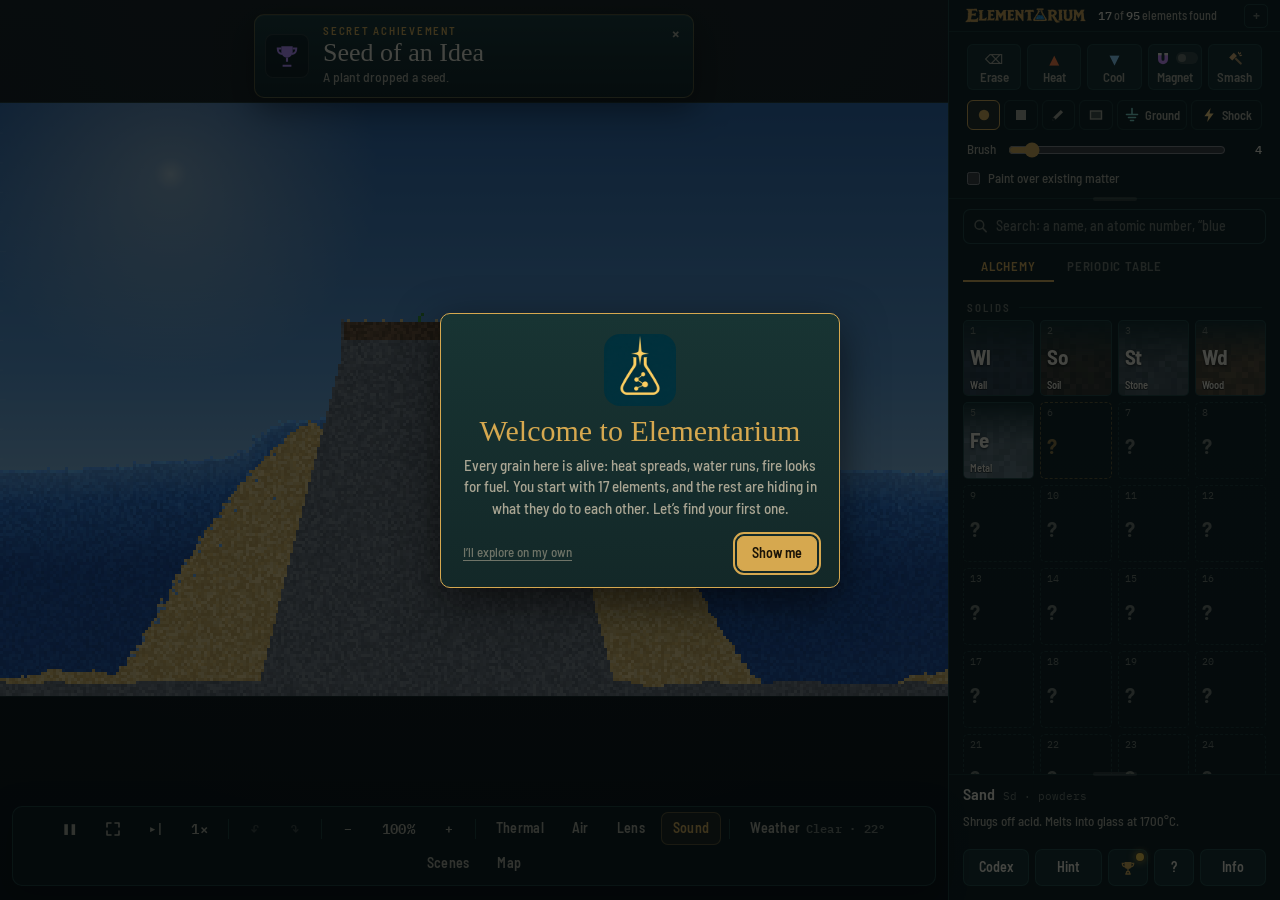
<file: index.html>
<!doctype html>
<html lang="en">
<head>
  <meta charset="utf-8">
  <meta name="viewport" content="width=device-width, initial-scale=1, viewport-fit=cover">
  <title>Elementarium: free falling-sand alchemy game</title>
  <link rel="icon" href="favicon.ico?v=star-flask" sizes="16x16 32x32 48x48">
  <link rel="icon" href="icons/icon-192.png?v=star-flask" type="image/png" sizes="192x192">
  <link rel="apple-touch-icon" href="icons/apple-touch-icon.png?v=star-flask">
  <link rel="manifest" href="manifest.webmanifest">
  <meta name="theme-color" content="#07191c">
  <meta name="description" content="Elementarium is a free falling-sand alchemy game you play in your browser. Mix elements, discover reactions, and unlock the whole periodic table.">
  <link rel="canonical" href="https://elementarium.fun/">
  <meta property="og:type" content="website">
  <meta property="og:site_name" content="Elementarium">
  <meta property="og:title" content="Elementarium: free falling-sand alchemy game">
  <meta property="og:description" content="Elementarium is a free falling-sand alchemy game you play in your browser. Mix elements, discover reactions, and unlock the whole periodic table.">
  <meta property="og:url" content="https://elementarium.fun/">
  <meta property="og:image" content="https://elementarium.fun/icons/icon-512.png">
  <meta name="twitter:card" content="summary">
  <link rel="preconnect" href="https://fonts.googleapis.com">
  <link rel="preconnect" href="https://fonts.gstatic.com" crossorigin>
  <link href="https://fonts.googleapis.com/css2?family=IM+Fell+English:ital@0;1&family=IM+Fell+English+SC&family=Barlow+Semi+Condensed:wght@400;500;600;700&family=IBM+Plex+Mono:wght@400;500&display=swap" rel="stylesheet">
  <link rel="stylesheet" href="css/style.css">
</head>
<body>
  <div id="app">
    <main id="stage">
      <canvas id="view" aria-label="Simulation. Drag to paint the selected element."></canvas>

      <div id="readout" aria-live="off"></div>

      <section id="quest" hidden aria-label="Chapter goals">
        <header>
          <span class="q-num" id="q-num"></span>
          <div>
            <div class="q-place" id="q-place"></div>
            <div class="q-title" id="q-title"></div>
            <div class="q-mini" id="q-mini"></div>
          </div>
          <button id="q-min" class="q-min" type="button" title="Minimize" aria-label="Minimize the goals" aria-expanded="true">–</button>
        </header>
        <ul class="q-goals" id="q-goals"></ul>
        <div class="q-btns">
          <button id="q-hint" type="button">Hint</button>
          <button id="q-restart" type="button">Restart</button>
          <button id="q-leave" type="button">Leave</button>
        </div>
      </section>
      <div id="toasts" aria-live="polite"></div>

      <div id="toolbar" role="toolbar" aria-label="Simulation controls">
        <button id="tb-prev" class="tb-arrow" type="button" tabindex="-1" aria-label="More buttons to the left"><span aria-hidden="true">‹</span></button>
        <div id="tb-row" class="tb-row">
        <button id="btn-play" class="tb" title="Pause / resume (Space)" aria-label="Pause"><span class="ico">❚❚</span></button>
        <button id="btn-full" class="tb" title="Full screen (F)" aria-label="Full screen" aria-pressed="false"><svg viewBox="0 0 16 16" width="16" height="16" aria-hidden="true"><path class="full-in" d="M2 6V2h4M10 2h4v4M14 10v4h-4M6 14H2v-4" fill="none" stroke="currentColor" stroke-width="1.6" stroke-linecap="round" stroke-linejoin="round"/><path class="full-out" d="M6 2v4H2M14 6h-4V2M10 14v-4h4M2 10h4v4" fill="none" stroke="currentColor" stroke-width="1.6" stroke-linecap="round" stroke-linejoin="round"/></svg></button>
        <button id="btn-step" class="tb" title="Advance one tick (.)" aria-label="Step one tick"><span class="ico">▸|</span></button>
        <button id="btn-speed" class="tb mono" title="Simulation speed">1×</button>
        <span class="sep"></span>
        <button id="btn-undo" class="tb lab-only" title="Undo (Ctrl+Z)" aria-label="Undo"><span class="ico">↶</span></button>
        <button id="btn-redo" class="tb lab-only" title="Redo (Ctrl+Shift+Z)" aria-label="Redo"><span class="ico">↷</span></button>
        <span class="sep lab-only"></span>
        <button id="btn-zoom-out" class="tb" title="Zoom out (− or Ctrl+scroll)" aria-label="Zoom out"><span class="ico">−</span></button>
        <button id="btn-zoom" class="tb mono zoom" title="Show the whole map (0)">100%</button>
        <button id="btn-zoom-in" class="tb" title="Zoom in (+ or Ctrl+scroll)" aria-label="Zoom in"><span class="ico">+</span></button>
        <span class="sep"></span>
        <button id="btn-thermal" class="tb" title="Thermal view (T)" aria-pressed="false">Thermal</button>
        <button id="btn-air" class="tb" title="Air view: wind and pressure (V)" aria-pressed="false">Air</button>
        <button id="btn-lens" class="tb" title="Magnifying lens (L)" aria-pressed="false">Lens</button>
        <button id="btn-sound" class="tb" title="Sound (M)" aria-pressed="true">Sound</button>
        <span class="sep lab-only"></span>
        <button id="btn-weather" class="tb lab-only" title="Weather and air temperature">Weather <span id="weather-label" class="mono dim"></span></button>
        <button id="btn-scenes" class="tb lab-only" title="Start from a scene">Scenes</button>
        <button id="btn-world" class="tb lab-only" title="Map size, save and load">Map</button>
        </div>
        <button id="tb-next" class="tb-arrow" type="button" tabindex="-1" aria-label="More buttons to the right"><span aria-hidden="true">›</span></button>
      </div>

      <div id="weather-menu" class="menu wide" hidden>
        <div class="menu-title">Weather</div>
        <div class="presets">
          <button data-weather="natural" title="No weather is forced: clouds only form from vapour rising off water">Natural</button>
          <button data-weather="clear" title="Clear skies: open water doesn't evaporate by itself, and clouds only come from steam you make">Clear</button>
          <button data-weather="cloudy">Cloudy</button>
          <button data-weather="rain">Rain</button>
          <button data-weather="storm">Thunderstorm</button>
          <button data-weather="snow">Snow</button>
          <button data-weather="blizzard">Blizzard</button>
          <button data-weather="fog">Fog</button>
          <button data-weather="heatwave">Heatwave</button>
        </div>
        <label class="slider"><span>Air temperature</span><input id="ambient" type="range" min="-40" max="50" step="1"><output id="ambient-out" class="mono"></output></label>
        <label class="slider"><span>Wind</span><input id="wind" type="range" min="-3" max="3" step="0.5"><output id="wind-out" class="mono"></output></label>
        <p class="menu-note">Rain turns to snow below 0°C. Warm air evaporates open water; the vapour rises and gathers into new clouds.</p>
      </div>

      <div id="world-menu" class="menu" hidden>
        <div class="menu-title">Map size</div>
        <button data-size="small">Small <small>256 × 160</small></button>
        <button data-size="fit">Fit <small>320 × 200, sized for most screens</small></button>
        <button data-size="wide">Wide <small>384 × 240</small></button>
        <button data-size="large">Large <small>512 × 320, slower on older machines</small></button>
        <div class="menu-sep"></div>
        <div class="menu-title">Sky</div>
        <div class="presets sky">
          <button data-sky="auto" title="Day over the outdoor scenes, dusk round the volcano and the nuclear plant, night in the city and indoors">Auto</button>
          <button data-sky="day">Day</button>
          <button data-sky="dusk">Dusk</button>
          <button data-sky="night">Night</button>
        </div>
        <div class="menu-sep"></div>
        <button id="btn-save">Save world… <small>five slots, kept in this browser</small></button>
        <button id="btn-load">Load a saved world…</button>
        <button id="btn-clear">Clear the map</button>
      </div>

      <div id="scene-menu" class="menu" hidden>
        <button data-scene="island">Island <small>sea, sand and a garden</small></button>
        <button data-scene="canyon">Canyon <small>layered red rock in its real colours, a green river and a rope bridge</small></button>
        <button data-scene="volcano">Volcano <small>a dark mountain with a red-hot mouth and a lava lake: dig into its side</small></button>
        <button data-scene="forest">Forest <small>a dense wood of tall pines, oaks and willows round a pond, ready to burn</small></button>
        <button data-scene="caves">Caves <small>stalactites, ores, a geode, diamonds by the magma, a lake and an oil pocket</small></button>
        <button data-scene="workshop">Workshop <small>jars, blocks and pots of every starter, and a fire in the grate</small></button>
        <button data-scene="village">Village <small>a church, houses, a barn, cows, a well, a pond and a windmill over the fields</small></button>
        <button data-scene="reactor">Nuclear plant <small>a reactor that lights a town and runs itself: flip SCRAM or the breaker</small></button>
        <button data-scene="city">City <small>skyscrapers lit by noble gases, stained-glass crowns and neon at night</small></button>
        <button data-scene="electrics">Electric workshop <small>every device on three benches: lamps, batteries, the sun, a flash, a screen, a kettle, a fountain, a lift, an alarm</small></button>
        <button data-scene="magnets">Magnet lab <small>three floors: a separator, a crane, magnets on heaters, iron in a fire, gadolinium, bismuth</small></button>
        <button data-scene="machines">Waterworks <small>a fire sprinkler, a water tower, a garden and a dam: light the logs, flip the switches, top up the reservoir</small></button>
        <button data-scene="empty">Empty bench <small>nothing at all</small></button>
      </div>
    </main>

    <div id="splitter" role="separator" tabindex="0" aria-controls="panel"
      aria-label="Resize the panel" title="Drag to resize the panel · double-click to reset"></div>

    <aside id="panel">
      <header class="brand" id="brand">
        <h1><img class="logo" src="icons/logo.webp" alt="Elementarium" width="720" height="94"></h1>
        <div class="progress">
          <div class="progress-text"><span id="found-count">0</span> of <span id="found-total">0</span> elements found</div>
          <div class="bar"><i id="found-bar"></i></div>
        </div>
        <button id="brand-min" class="brand-min" type="button" aria-controls="brand"></button>
        <button id="btn-more" class="brand-more" type="button" aria-expanded="false" aria-controls="foot-btns"
          aria-label="More: Journey, Codex, Hint, Help and Info" title="Journey, Codex, Hint, Help and Info"><span aria-hidden="true">‹</span></button>
        <div class="brand-tray" id="brand-tray"></div>
      </header>

      <section class="tools" id="tools" aria-label="Tools">
        <div class="tool-row">
          <button class="tool" data-tool="erase" title="Erase (E, or right-drag)"><span class="glyph">⌫</span>Erase</button>
          <button class="tool" data-tool="heat" title="Heat (H)"><span class="glyph heat">▲</span>Heat</button>
          <button class="tool" data-tool="cool" title="Cool (C)"><span class="glyph cool">▼</span>Cool</button>
          <div class="tool-box magnet-box" id="magnet-box">
            <button class="tool" data-tool="magnet" title="Magnet (G): pull loose matter and people to the cursor, let go to throw"><span class="glyph magnet"><svg viewBox="0 0 16 16" width="16" height="16" aria-hidden="true"><path d="M3 2h3.5v6.2a1.5 1.5 0 003 0V2H13v6.2a5 5 0 01-10 0z" fill="currentColor"/><path d="M3 2h3.5v2.2H3zM9.5 2H13v2.2H9.5z" fill="#ece5d3"/></svg></span>Magnet</button>
            <button class="mag-switch" id="magnet-mode" type="button" role="switch" aria-checked="false" aria-label="Magnetic"
              title="Magnetic: when on, the Magnet picks up only what a real magnet would (iron, cobalt, nickel, neodymium, liquid oxygen…), and drops it once it is heated past its Curie point. When off, it carries any loose matter.">
              <span class="track"><span class="knob"></span></span>
            </button>
          </div>
          <button class="tool" data-tool="smash" title="Smash (X): break what is brittle under the brush, stone to rubble, glass to shards, ice to snow; smash rubble again for sand"><span class="glyph smash"><svg viewBox="0 0 16 16" width="16" height="16" aria-hidden="true"><path d="M2.2 6.4l4.6-4.6 3.1 3.1-4.6 4.6z" fill="currentColor"/><path d="M7.6 7.9l1.5-1.5 5.4 5.4a1.06 1.06 0 01-1.5 1.5z" fill="currentColor" opacity=".75"/><path d="M11.4 1.2l.5 1.6M14.6 4.2l-1.6.4M13.6 1.9l-1 1.2" stroke="currentColor" stroke-width="1.1" stroke-linecap="round"/></svg></span>Smash</button>
        </div>
        <div class="shape-row" role="group" aria-label="Brush shape">
          <button class="shape" data-shape="circle" title="Circle brush (1). Hold Shift and drag for a straight line" aria-label="Circle brush"><svg viewBox="0 0 16 16" width="16" height="16" aria-hidden="true"><circle cx="8" cy="8" r="5.2" fill="currentColor"/></svg></button>
          <button class="shape" data-shape="square" title="Square brush (2). Hold Shift and drag for a straight line" aria-label="Square brush"><svg viewBox="0 0 16 16" width="16" height="16" aria-hidden="true"><rect x="3" y="3" width="10" height="10" fill="currentColor"/></svg></button>
          <button class="shape" data-shape="pen" title="Pen: one cell at a time, for fine lines (3). Hold Shift and drag for a straight line" aria-label="Pen"><svg viewBox="0 0 16 16" width="16" height="16" aria-hidden="true"><path d="M2.5 13.5l.9-3.2 7.4-7.4 2.3 2.3-7.4 7.4z" fill="currentColor"/><path d="M2.5 13.5l.9-3.2 2.3 2.3z" fill="#0e1c1c"/></svg></button>
          <button class="shape" data-shape="box" title="Box: drag out a rectangle; hold Shift for a square (4)" aria-label="Box"><svg viewBox="0 0 16 16" width="16" height="16" aria-hidden="true"><rect x="2.5" y="4" width="11" height="8" fill="currentColor" fill-opacity=".35" stroke="currentColor" stroke-width="1.4"/></svg></button>
          <button class="shape ground" data-tool="ground" title="Ground (5): hold it over a circuit and every current within the brush runs to earth" aria-label="Ground"><span class="glyph"><svg viewBox="0 0 16 16" width="16" height="16" aria-hidden="true"><path d="M8 1.5v6M2.5 7.5h11M4.5 10.5h7M6.5 13.5h3" fill="none" stroke="currentColor" stroke-width="1.6" stroke-linecap="round"/></svg></span>Ground</button>
          <button class="shape ground shock" data-tool="shock" title="Shock (6): hold it on anything: electricity runs through whatever conducts, sparks fly and powder catches" aria-label="Shock"><span class="glyph"><svg viewBox="0 0 16 16" width="16" height="16" aria-hidden="true"><path d="M9.6 1L3.4 9.2h3.9L6.2 15l6.4-8.6H8.5z" fill="currentColor"/></svg></span>Shock</button>
        </div>
        <label class="brush">
          <span>Brush</span>
          <input id="brush-size" type="range" min="0" max="50" value="4" aria-label="Brush size">
          <output id="brush-out" class="mono">4</output>
        </label>
        <label class="check"><input id="replace" type="checkbox"> Paint over existing matter</label>
        <div class="machine-set" id="machine-set" hidden aria-label="Machine settings"></div>
      </section>
      <div class="grip" id="grip-tools" role="separator" tabindex="0" aria-orientation="horizontal" aria-controls="tools"
        aria-label="Resize the tools" title="Drag to resize the tools · double-click to reset"></div>

      <section id="pouch" hidden aria-label="Your pouch">
        <div class="group-label">Your pouch</div>
        <div class="pouch-grid" id="pouch-grid"></div>
        <p class="pouch-note">You can only use what you carry. Your master always said a good alchemist works with what is to hand.</p>
      </section>

      <div class="search" role="search">
        <svg class="search-icon" viewBox="0 0 16 16" width="15" height="15" aria-hidden="true"><circle cx="6.8" cy="6.8" r="4.6" fill="none" stroke="currentColor" stroke-width="1.6"/><path d="M10.3 10.3L14 14" stroke="currentColor" stroke-width="1.8" stroke-linecap="round"/></svg>
        <input id="search" type="search" placeholder="Search: a name, an atomic number, “blue flame”…" autocomplete="off" spellcheck="false"
          aria-label="Search elements, weapons and tools" aria-controls="search-results" title="Search (/)">
        <button id="search-clear" class="search-clear" type="button" aria-label="Clear the search" hidden>×</button>
      </div>
      <div class="tabs" role="tablist" aria-label="Element sets">
        <button role="tab" id="tab-alchemy" aria-selected="true" aria-controls="table">Alchemy</button>
        <button role="tab" id="tab-periodic" aria-selected="false" aria-controls="ptable">Periodic table</button>
        <button role="tab" id="tab-weapons" aria-selected="false" aria-controls="weapons">Weapons</button>
      </div>
      <section id="table" role="tabpanel" aria-label="Alchemy elements"></section>
      <section id="ptable" role="tabpanel" aria-label="Periodic table" hidden>
        <div class="plab">
          <span id="plab-text"></span>
          <div class="plab-btns">
            <button id="btn-groups" class="pill book" type="button" aria-label="Element Groups"><svg viewBox="0 0 16 16" width="17" height="17" aria-hidden="true"><path d="M8 3.6C6.5 2.6 4.4 2.2 1.8 2.4v10.2c2.6-.2 4.7.2 6.2 1.2 1.5-1 3.6-1.4 6.2-1.2V2.4c-2.6-.2-4.7.2-6.2 1.2z" fill="none" stroke="currentColor" stroke-width="1.3" stroke-linejoin="round"/><path d="M8 3.6v10.2" stroke="currentColor" stroke-width="1.3"/></svg><svg class="book-lock" viewBox="0 0 10 10" width="9" height="9" aria-hidden="true"><rect x="1.5" y="4.3" width="7" height="5.2" rx="1" fill="currentColor"/><path d="M3.2 4.4V3a1.8 1.8 0 013.6 0v1.4" fill="none" stroke="currentColor" stroke-width="1.2"/></svg></button>
            <button id="btn-plab" class="pill lab" type="button">Open the Lab</button>
          </div>
        </div>
        <div id="pgrid"></div>
        <div id="plegend"></div>
      </section>
      <section id="weapons" role="tabpanel" aria-label="Weapons" hidden></section>
      <section id="search-results" aria-label="Search results" hidden></section>

      <div class="grip" id="grip-info" role="separator" tabindex="0" aria-orientation="horizontal" aria-controls="inspect"
        aria-label="Resize the description" title="Drag to resize the description · double-click to reset"></div>
      <footer class="panel-foot">
        <div id="inspect"></div>
        <div class="foot-btns" id="foot-btns">
          <button id="btn-journey" class="pill journey">Journey</button>
          <button id="btn-codex" class="pill">Codex</button>
          <button id="btn-hint" class="pill">Hint</button>
          <button id="btn-achieve" class="pill" aria-label="Achievements" title="Achievements"><svg viewBox="0 0 16 16" width="16" height="16" aria-hidden="true"><path d="M4.5 2h7v3.6a3.5 3.5 0 01-7 0z" fill="currentColor"/><path d="M4.5 3.4H2.3c0 2 .9 3.2 2.6 3.4M11.5 3.4h2.2c0 2-.9 3.2-2.6 3.4" fill="none" stroke="currentColor" stroke-width="1.2"/><path d="M8 9v2.6M5.3 14h5.4M6.2 14l.5-2.4h2.6l.5 2.4" fill="none" stroke="currentColor" stroke-width="1.3" stroke-linejoin="round"/></svg></button>
          <button id="btn-help" class="pill" aria-label="Help">?</button>
          <button id="btn-info" class="pill" title="About, privacy policy, terms of service, cookies, and backing up your progress">Info</button>
        </div>
      </footer>
    </aside>
  </div>

  <div id="codex" class="modal" hidden role="dialog" aria-modal="true" aria-labelledby="codex-title">
    <div class="modal-card wide">
      <header>
        <h2 id="codex-title">Codex</h2>
        <button class="close" data-close aria-label="Close">×</button>
      </header>
      <div class="codex-body">
        <div id="codex-grid"></div>
        <article id="codex-detail"></article>
      </div>
    </div>
  </div>

  <div id="lab" class="modal" hidden role="dialog" aria-modal="true" aria-labelledby="lab-title">
    <div class="modal-card wide lab-card">
      <header>
        <div>
          <div class="eyebrow" id="lab-eyebrow">The Lab</div>
          <h2 id="lab-title">Mystery sample</h2>
        </div>
        <div class="lab-head-btns">
          <button class="lab-help" id="lab-help" type="button" aria-label="How the Lab works" title="How the Lab works">?</button>
          <button class="close" data-close aria-label="Close">×</button>
        </div>
      </header>
      <div class="lab-body" id="lab-body"></div>
      <footer class="lab-foot">
        <span id="lab-progress"></span>
        <div class="lab-actions" id="lab-actions"></div>
      </footer>
    </div>
  </div>

  <div id="saves" class="modal" hidden role="dialog" aria-modal="true" aria-labelledby="saves-title">
    <div class="modal-card wide saves-card">
      <header>
        <div>
          <div class="eyebrow">Five slots, kept in this browser</div>
          <h2 id="saves-title">Saved worlds</h2>
        </div>
        <button class="close" data-close aria-label="Close">×</button>
      </header>
      <div class="saves-list" id="saves-list"></div>
      <p class="saves-note">To keep a copy, or to take them to another device, use <b>Info</b> › <b>Your progress</b>.</p>
    </div>
  </div>

  <div id="achieve" class="modal" hidden role="dialog" aria-modal="true" aria-labelledby="achieve-title">
    <div class="modal-card wide achieve-card">
      <header>
        <div>
          <div class="eyebrow" id="achieve-sum"></div>
          <h2 id="achieve-title">Achievements</h2>
        </div>
        <button class="close" data-close aria-label="Close">×</button>
      </header>
      <div class="achieve-body" id="achieve-body"></div>
    </div>
  </div>

  <div id="groups" class="modal" hidden role="dialog" aria-modal="true" aria-labelledby="groups-title">
    <div class="modal-card wide groups-card">
      <header>
        <div>
          <div class="eyebrow">For the alchemist who has tried every element</div>
          <h2 id="groups-title">Element Groups</h2>
        </div>
        <button class="close" data-close aria-label="Close">×</button>
      </header>
      <div class="groups-body" id="groups-body"></div>
      <button class="to-top" id="groups-top" type="button" aria-label="Back to the start" title="Back to the start"><svg viewBox="0 0 16 16" width="18" height="18" aria-hidden="true"><path d="M3.5 10.5L8 6l4.5 4.5" fill="none" stroke="currentColor" stroke-width="2" stroke-linecap="round" stroke-linejoin="round"/></svg></button>
    </div>
  </div>

  <div id="welcome" class="modal" hidden role="dialog" aria-modal="true" aria-labelledby="welcome-title">
    <div class="modal-card">
      <h2 id="welcome-title">How to play</h2>
      <ul class="keys">
        <li><kbd>Drag</kbd> paint the selected element · <kbd>Right-drag</kbd> erase</li>
        <li><kbd>Scroll</kbd> brush size · <kbd>Ctrl</kbd> + <kbd>Scroll</kbd> zoom · <kbd>Middle-drag</kbd> or <kbd>WASD</kbd> move the map</li>
        <li><kbd>1</kbd>–<kbd>4</kbd> brush shape · <kbd>Shift</kbd> + drag a straight line · <kbd>Middle-click</kbd> pick up what is under the cursor</li>
        <li><kbd>Ctrl</kbd> + <kbd>Z</kbd> undo · <kbd>Ctrl</kbd> + <kbd>Shift</kbd> + <kbd>Z</kbd> redo · <kbd>Space</kbd> pause · <kbd>F</kbd> full screen</li>
        <li>On a touch screen: two fingers to zoom and move the map; − and + size the brush</li>
      </ul>
      <p class="lede small">A <strong>?</strong> tile is one you haven’t found: click it to see how. A yellow dot means something new is waiting there.</p>
      <div class="welcome-btns">
        <button class="pill primary" id="btn-replay-guide">Show me the first steps</button>
        <button class="pill" data-close>Back to the game</button>
      </div>
    </div>
  </div>

  <div id="info" class="modal" hidden role="dialog" aria-modal="true" aria-labelledby="info-title">
    <div class="modal-card">
      <h2 id="info-title">Elementarium</h2>
      <nav class="info-links" aria-label="About and legal">
        <a href="about.html" target="_blank" rel="noopener">About and contact</a>
        <a href="privacy.html" target="_blank" rel="noopener">Privacy policy</a>
        <a href="terms.html" target="_blank" rel="noopener">Terms of service</a>
        <a href="cookies.html" target="_blank" rel="noopener">Cookies and storage</a>
      </nav>
      <p class="lede small">These open in a new tab, so your world stays just as it is.</p>
      <section class="backup" aria-labelledby="backup-title">
        <h3 id="backup-title">Your progress</h3>
        <p class="lede small">Your discoveries, Journey, achievements, settings and saved worlds are kept in this browser only. A backup file keeps them safe, and carries them to another browser or device.</p>
        <div class="welcome-btns">
          <button class="pill" id="btn-backup" type="button">Download a backup</button>
          <button class="pill" id="btn-restore" type="button">Restore a backup…</button>
        </div>
        <input type="file" id="restore-file" accept=".json,application/json" hidden>
        <div class="restore-ask" id="restore-ask" role="alert" hidden></div>
        <p class="backup-keep" id="backup-keep"></p>
      </section>
      <div class="welcome-btns one"><button class="pill" data-close>Back to the game</button></div>
    </div>
  </div>

  <div id="journey" class="modal" hidden role="dialog" aria-modal="true" aria-labelledby="journey-title">
    <div class="modal-card wide journey-card">
      <header>
        <div>
          <div class="eyebrow">A story in ten chapters</div>
          <h2 id="journey-title">The Apprentice’s Journey</h2>
        </div>
        <button class="close" data-close aria-label="Close">×</button>
      </header>
      <ol class="chapters" id="chapter-list"></ol>
      <footer class="journey-foot">
        <button class="pill" id="btn-letter">Read the master’s letter</button>
        <button class="pill" data-close>Back to the lab</button>
      </footer>
    </div>
  </div>

  <div id="journal" class="modal" hidden role="dialog" aria-modal="true" aria-labelledby="journal-title">
    <article class="page">
      <div class="page-eyebrow" id="journal-eyebrow"></div>
      <h2 id="journal-title"></h2>
      <div class="page-stars" id="journal-stars" hidden></div>
      <div class="page-body" id="journal-body"></div>
      <div class="page-actions" id="journal-actions"></div>
    </article>
  </div>

  <script src="js/elements.js"></script>
  <script src="js/periodic.js"></script>
  <script src="js/materials.js"></script>
  <script src="js/sim.js"></script>
  <script src="js/facts.js"></script>
  <script src="js/lab.js"></script>
  <script src="js/tryit.js"></script>
  <script src="js/tints.js"></script>
  <script src="js/unlocks.js"></script>
  <script src="js/achieve.js"></script>
  <script src="js/backup.js"></script>
  <script src="js/search.js"></script>
  <script src="js/groups.js"></script>
  <script src="js/render.js"></script>
  <script src="js/audio.js"></script>
  <script src="js/scenes.js"></script>
  <script src="js/story.js"></script>
  <script src="js/ui.js"></script>
  <script src="js/journey.js"></script>
  <script src="js/labview.js"></script>
  <script src="js/firstrun.js"></script>
  <script src="js/main.js"></script>
</body>
</html>
</file>
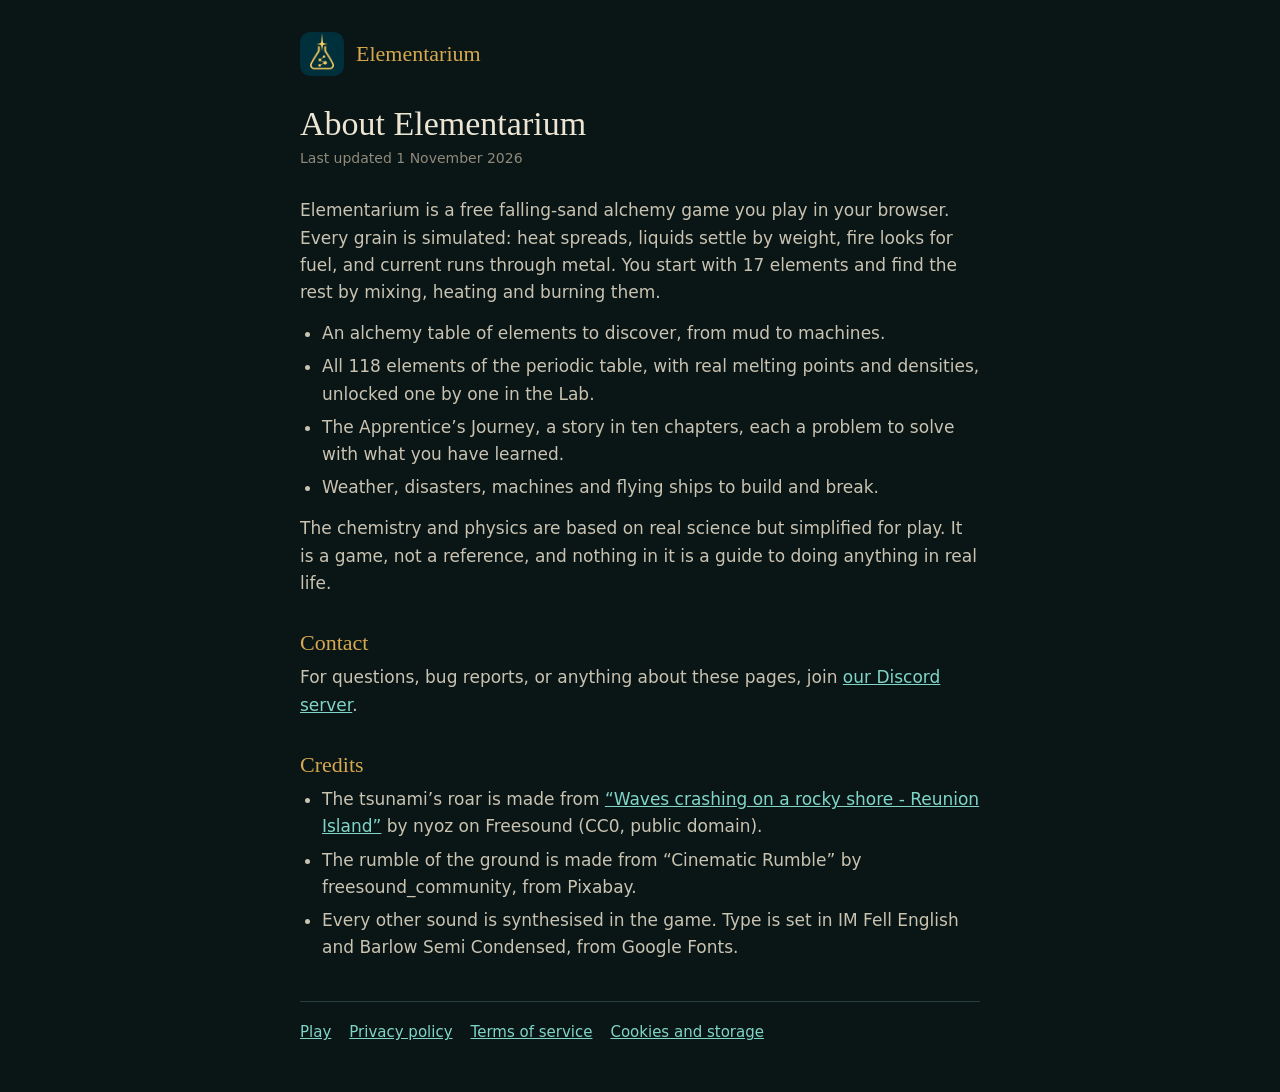
<file: about.html>
<!doctype html>
<html lang="en">
<head>
  <meta charset="utf-8">
  <meta name="viewport" content="width=device-width, initial-scale=1">
  <title>About · Elementarium</title>
  <meta name="description" content="About Elementarium, a free falling-sand alchemy game you play in your browser, and how to get in touch.">
  <link rel="icon" href="favicon.ico?v=star-flask" sizes="16x16 32x32 48x48">
  <link rel="stylesheet" href="css/legal.css">
</head>
<body>
  <main class="page">
    <div class="top"><img src="icons/icon-192.png" alt=""><a href="index.html">Elementarium</a></div>
    <h1>About Elementarium</h1>
    <p class="updated">Last updated 1 November 2026</p>

    <p>Elementarium is a free falling-sand alchemy game you play in your browser. Every grain is simulated: heat spreads, liquids settle by weight, fire looks for fuel, and current runs through metal. You start with 17 elements and find the rest by mixing, heating and burning them.</p>
    <ul>
      <li>An alchemy table of elements to discover, from mud to machines.</li>
      <li>All 118 elements of the periodic table, with real melting points and densities, unlocked one by one in the Lab.</li>
      <li>The Apprentice’s Journey, a story in ten chapters, each a problem to solve with what you have learned.</li>
      <li>Weather, disasters, machines and flying ships to build and break.</li>
    </ul>
    <p>The chemistry and physics are based on real science but simplified for play. It is a game, not a reference, and nothing in it is a guide to doing anything in real life.</p>

    <h2>Contact</h2>
    <p>For questions, bug reports, or anything about these pages, join <a href="https://discord.gg/g3x38Gm8ND">our Discord server</a>.</p>

    <h2>Credits</h2>
    <ul>
      <li>The tsunami’s roar is made from <a href="https://freesound.org/people/nyoz/sounds/615750/">“Waves crashing on a rocky shore - Reunion Island”</a> by nyoz on Freesound (CC0, public domain).</li>
      <li>The rumble of the ground is made from “Cinematic Rumble” by freesound_community, from Pixabay.</li>
      <li>Every other sound is synthesised in the game. Type is set in IM Fell English and Barlow Semi Condensed, from Google Fonts.</li>
    </ul>

    <nav class="foot" aria-label="Pages">
      <a href="index.html">Play</a>
      <a href="privacy.html">Privacy policy</a>
      <a href="terms.html">Terms of service</a>
      <a href="cookies.html">Cookies and storage</a>
    </nav>
  </main>
</body>
</html>
</file>
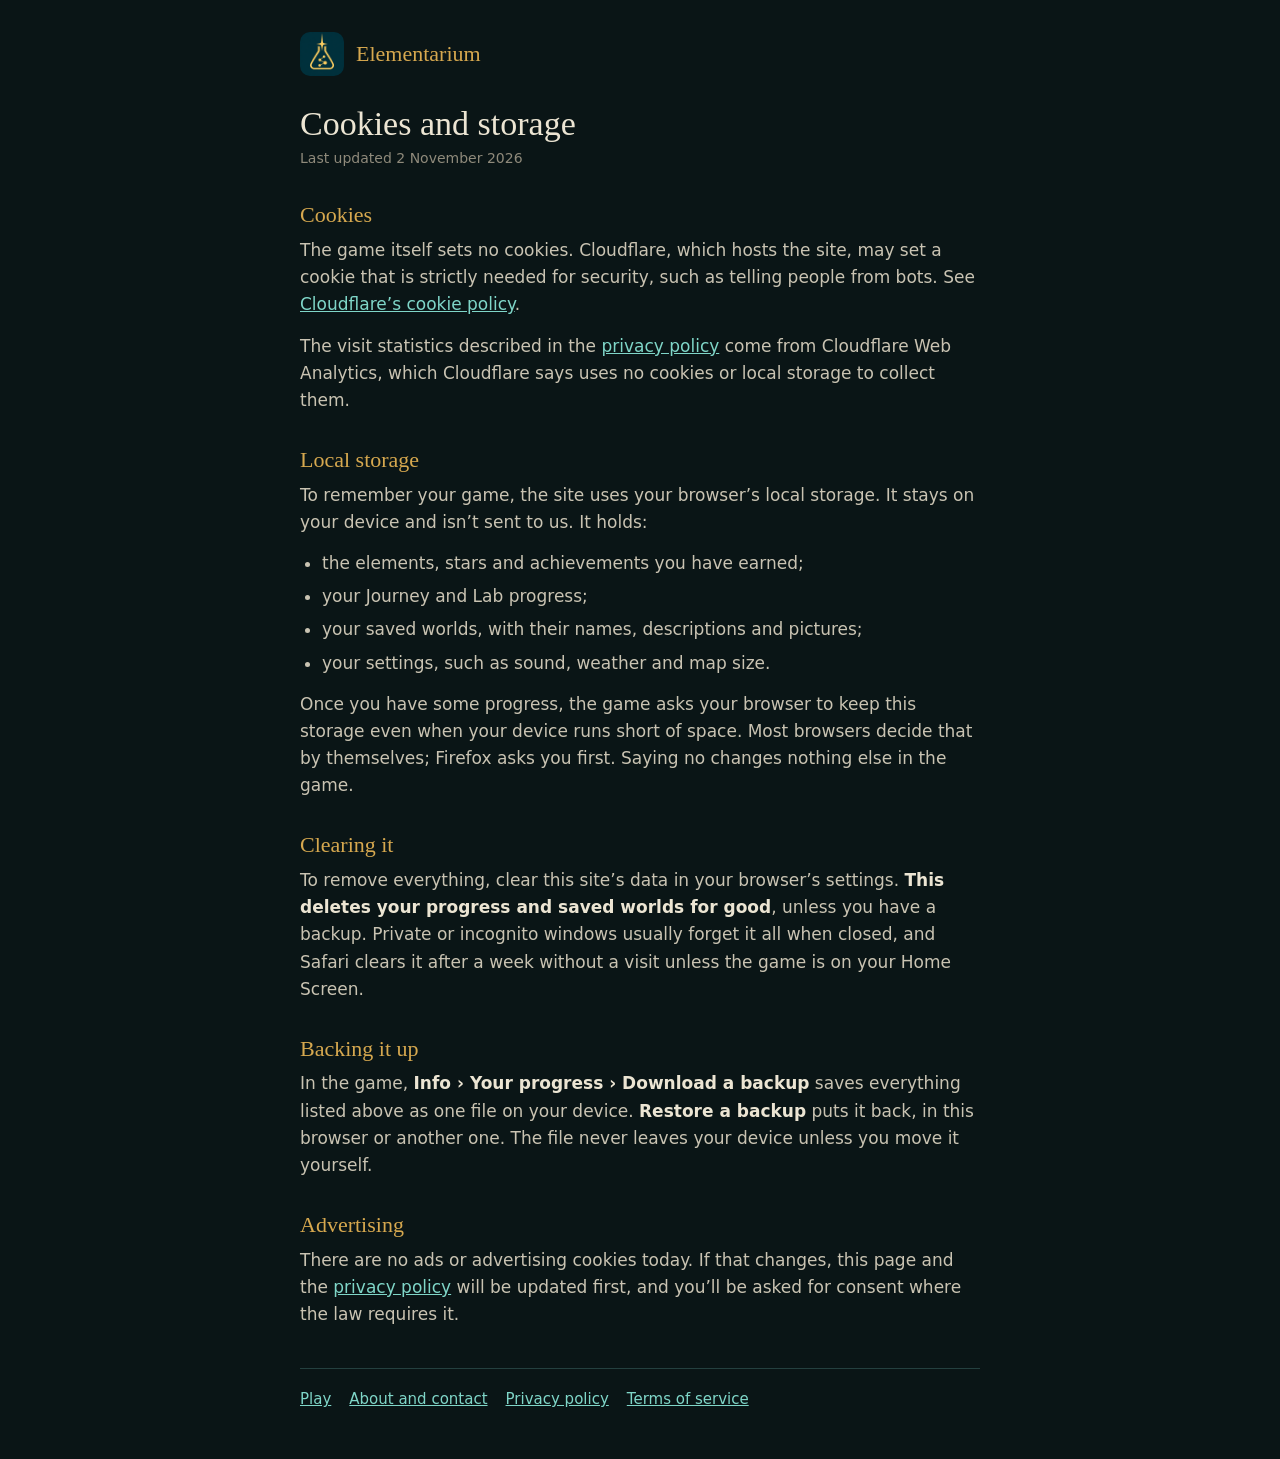
<file: cookies.html>
<!doctype html>
<html lang="en">
<head>
  <meta charset="utf-8">
  <meta name="viewport" content="width=device-width, initial-scale=1">
  <title>Cookies and storage · Elementarium</title>
  <meta name="description" content="What Elementarium stores in your browser, and how to clear it.">
  <link rel="icon" href="favicon.ico?v=star-flask" sizes="16x16 32x32 48x48">
  <link rel="stylesheet" href="css/legal.css">
</head>
<body>
  <main class="page">
    <div class="top"><img src="icons/icon-192.png" alt=""><a href="index.html">Elementarium</a></div>
    <h1>Cookies and storage</h1>
    <p class="updated">Last updated 2 November 2026</p>

    <h2>Cookies</h2>
    <p>The game itself sets no cookies. Cloudflare, which hosts the site, may set a cookie that is strictly needed for security, such as telling people from bots. See <a href="https://www.cloudflare.com/cookie-policy/">Cloudflare’s cookie policy</a>.</p>
    <p>The visit statistics described in the <a href="privacy.html">privacy policy</a> come from Cloudflare Web Analytics, which Cloudflare says uses no cookies or local storage to collect them.</p>

    <h2>Local storage</h2>
    <p>To remember your game, the site uses your browser’s local storage. It stays on your device and isn’t sent to us. It holds:</p>
    <ul>
      <li>the elements, stars and achievements you have earned;</li>
      <li>your Journey and Lab progress;</li>
      <li>your saved worlds, with their names, descriptions and pictures;</li>
      <li>your settings, such as sound, weather and map size.</li>
    </ul>
    <p>Once you have some progress, the game asks your browser to keep this storage even when your device runs short of space. Most browsers decide that by themselves; Firefox asks you first. Saying no changes nothing else in the game.</p>

    <h2>Clearing it</h2>
    <p>To remove everything, clear this site’s data in your browser’s settings. <strong>This deletes your progress and saved worlds for good</strong>, unless you have a backup. Private or incognito windows usually forget it all when closed, and Safari clears it after a week without a visit unless the game is on your Home Screen.</p>

    <h2>Backing it up</h2>
    <p>In the game, <strong>Info › Your progress › Download a backup</strong> saves everything listed above as one file on your device. <strong>Restore a backup</strong> puts it back, in this browser or another one. The file never leaves your device unless you move it yourself.</p>

    <h2>Advertising</h2>
    <p>There are no ads or advertising cookies today. If that changes, this page and the <a href="privacy.html">privacy policy</a> will be updated first, and you’ll be asked for consent where the law requires it.</p>

    <nav class="foot" aria-label="Pages">
      <a href="index.html">Play</a>
      <a href="about.html">About and contact</a>
      <a href="privacy.html">Privacy policy</a>
      <a href="terms.html">Terms of service</a>
    </nav>
  </main>
</body>
</html>
</file>
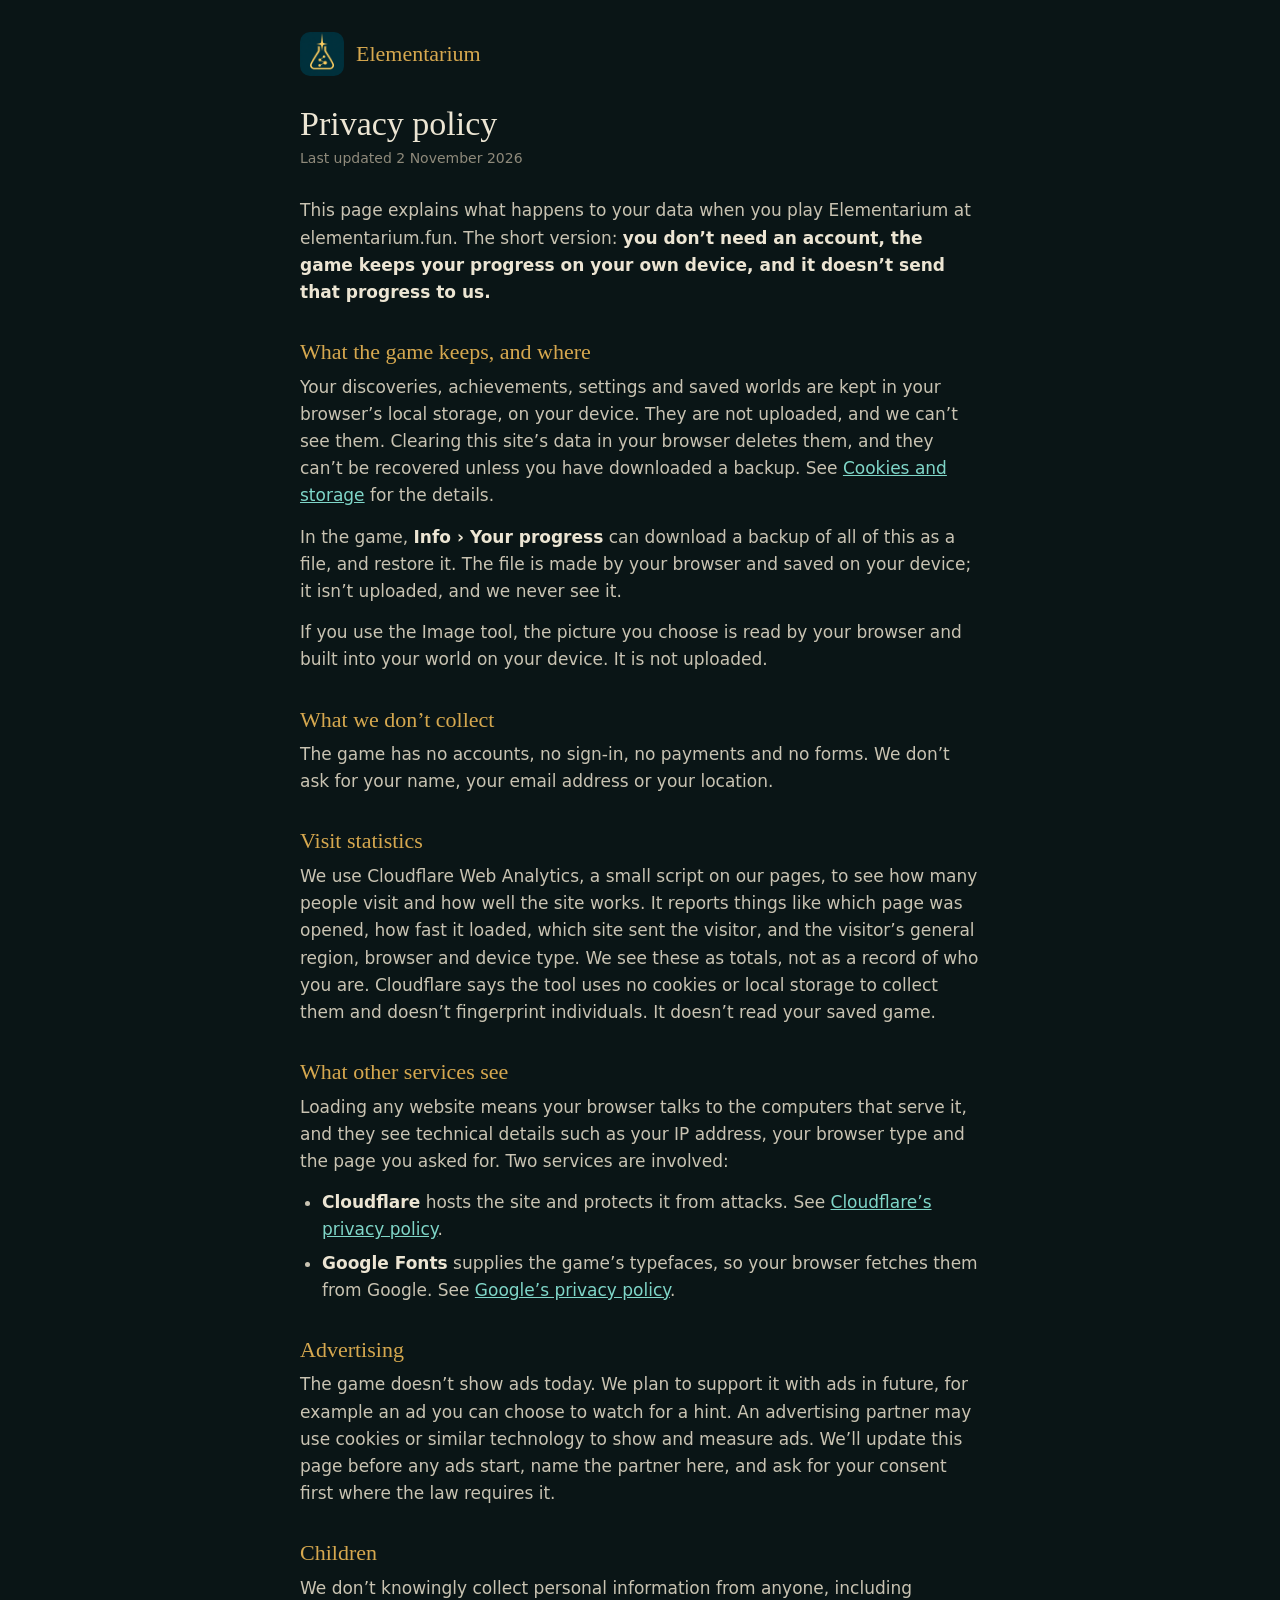
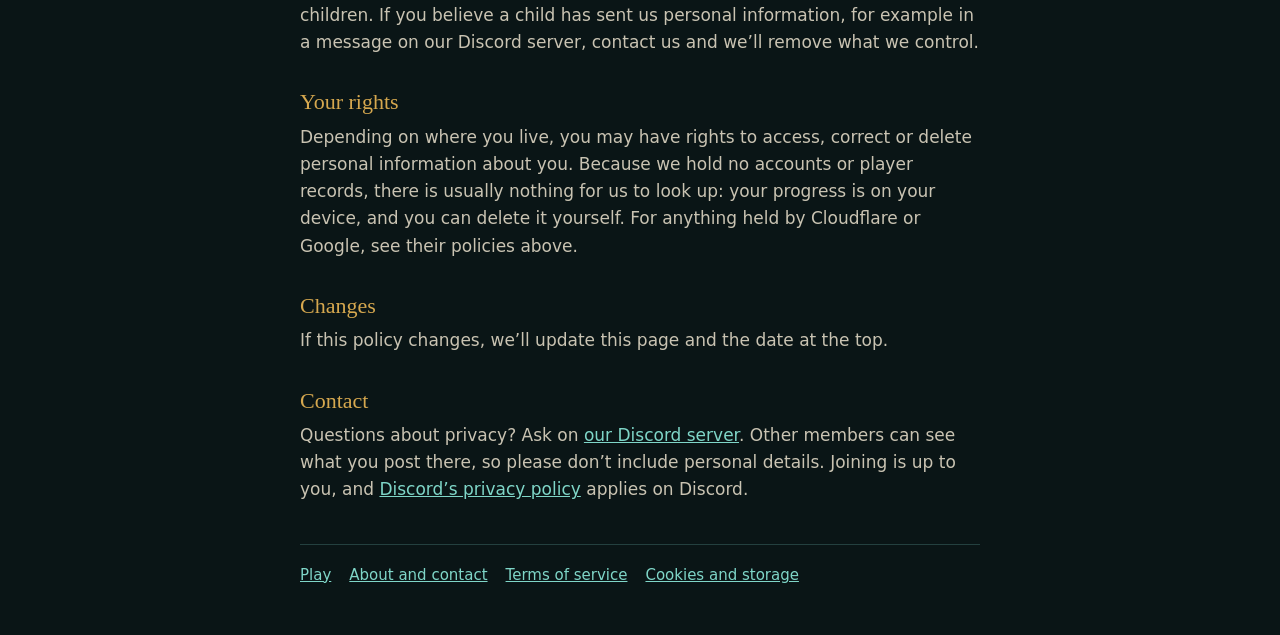
<file: privacy.html>
<!doctype html>
<html lang="en">
<head>
  <meta charset="utf-8">
  <meta name="viewport" content="width=device-width, initial-scale=1">
  <title>Privacy policy · Elementarium</title>
  <meta name="description" content="What Elementarium does and doesn't do with your data.">
  <link rel="icon" href="favicon.ico?v=star-flask" sizes="16x16 32x32 48x48">
  <link rel="stylesheet" href="css/legal.css">
</head>
<body>
  <main class="page">
    <div class="top"><img src="icons/icon-192.png" alt=""><a href="index.html">Elementarium</a></div>
    <h1>Privacy policy</h1>
    <p class="updated">Last updated 2 November 2026</p>

    <p>This page explains what happens to your data when you play Elementarium at elementarium.fun. The short version: <strong>you don’t need an account, the game keeps your progress on your own device, and it doesn’t send that progress to us.</strong></p>

    <h2>What the game keeps, and where</h2>
    <p>Your discoveries, achievements, settings and saved worlds are kept in your browser’s local storage, on your device. They are not uploaded, and we can’t see them. Clearing this site’s data in your browser deletes them, and they can’t be recovered unless you have downloaded a backup. See <a href="cookies.html">Cookies and storage</a> for the details.</p>
    <p>In the game, <strong>Info › Your progress</strong> can download a backup of all of this as a file, and restore it. The file is made by your browser and saved on your device; it isn’t uploaded, and we never see it.</p>
    <p>If you use the Image tool, the picture you choose is read by your browser and built into your world on your device. It is not uploaded.</p>

    <h2>What we don’t collect</h2>
    <p>The game has no accounts, no sign-in, no payments and no forms. We don’t ask for your name, your email address or your location.</p>

    <h2>Visit statistics</h2>
    <p>We use Cloudflare Web Analytics, a small script on our pages, to see how many people visit and how well the site works. It reports things like which page was opened, how fast it loaded, which site sent the visitor, and the visitor’s general region, browser and device type. We see these as totals, not as a record of who you are. Cloudflare says the tool uses no cookies or local storage to collect them and doesn’t fingerprint individuals. It doesn’t read your saved game.</p>

    <h2>What other services see</h2>
    <p>Loading any website means your browser talks to the computers that serve it, and they see technical details such as your IP address, your browser type and the page you asked for. Two services are involved:</p>
    <ul>
      <li><strong>Cloudflare</strong> hosts the site and protects it from attacks. See <a href="https://www.cloudflare.com/privacypolicy/">Cloudflare’s privacy policy</a>.</li>
      <li><strong>Google Fonts</strong> supplies the game’s typefaces, so your browser fetches them from Google. See <a href="https://policies.google.com/privacy">Google’s privacy policy</a>.</li>
    </ul>

    <h2>Advertising</h2>
    <p>The game doesn’t show ads today. We plan to support it with ads in future, for example an ad you can choose to watch for a hint. An advertising partner may use cookies or similar technology to show and measure ads. We’ll update this page before any ads start, name the partner here, and ask for your consent first where the law requires it.</p>

    <h2>Children</h2>
    <p>We don’t knowingly collect personal information from anyone, including children. If you believe a child has sent us personal information, for example in a message on our Discord server, contact us and we’ll remove what we control.</p>

    <h2>Your rights</h2>
    <p>Depending on where you live, you may have rights to access, correct or delete personal information about you. Because we hold no accounts or player records, there is usually nothing for us to look up: your progress is on your device, and you can delete it yourself. For anything held by Cloudflare or Google, see their policies above.</p>

    <h2>Changes</h2>
    <p>If this policy changes, we’ll update this page and the date at the top.</p>

    <h2>Contact</h2>
    <p>Questions about privacy? Ask on <a href="https://discord.gg/g3x38Gm8ND">our Discord server</a>. Other members can see what you post there, so please don’t include personal details. Joining is up to you, and <a href="https://discord.com/privacy">Discord’s privacy policy</a> applies on Discord.</p>

    <nav class="foot" aria-label="Pages">
      <a href="index.html">Play</a>
      <a href="about.html">About and contact</a>
      <a href="terms.html">Terms of service</a>
      <a href="cookies.html">Cookies and storage</a>
    </nav>
  </main>
</body>
</html>
</file>
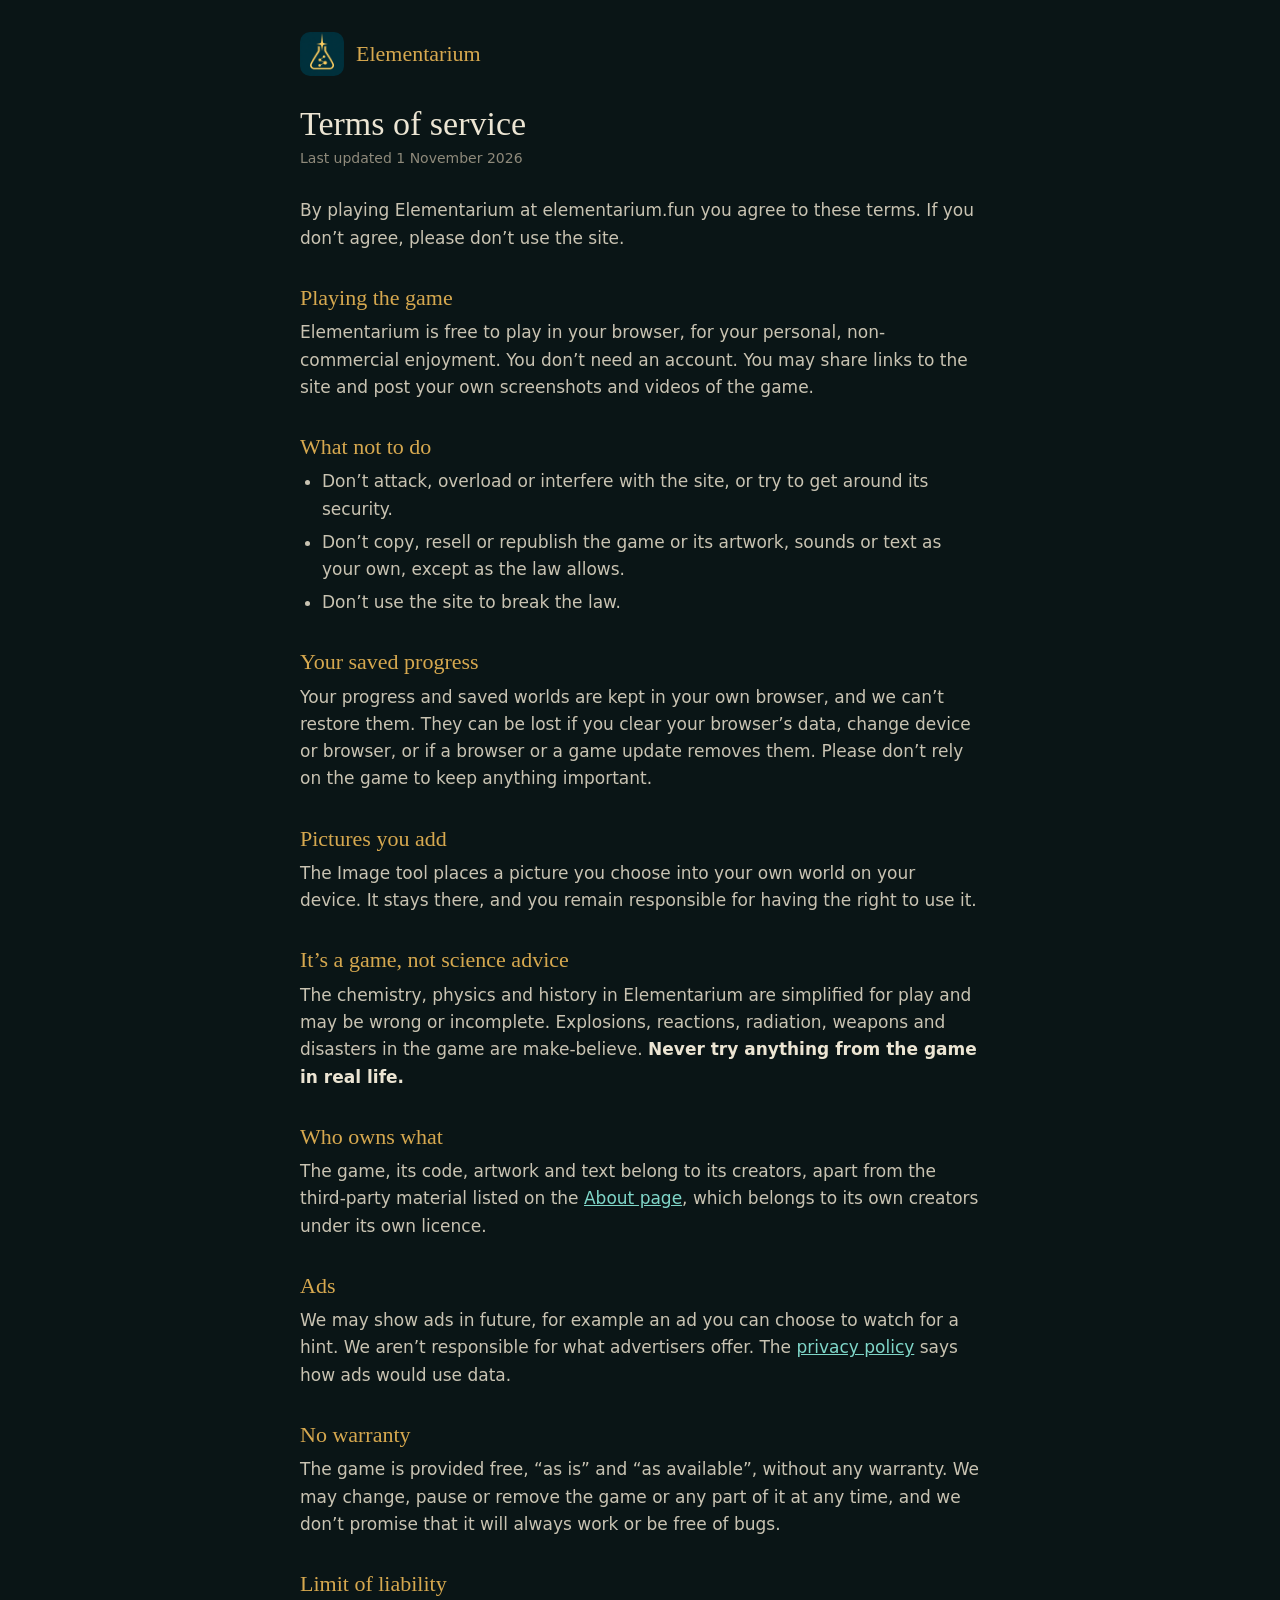
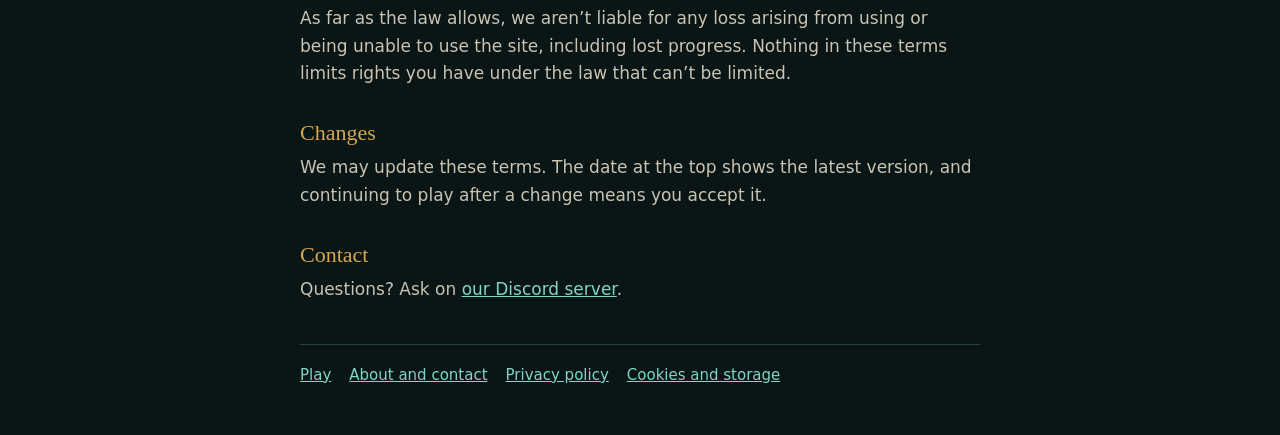
<file: terms.html>
<!doctype html>
<html lang="en">
<head>
  <meta charset="utf-8">
  <meta name="viewport" content="width=device-width, initial-scale=1">
  <title>Terms of service · Elementarium</title>
  <meta name="description" content="The terms for playing Elementarium.">
  <link rel="icon" href="favicon.ico?v=star-flask" sizes="16x16 32x32 48x48">
  <link rel="stylesheet" href="css/legal.css">
</head>
<body>
  <main class="page">
    <div class="top"><img src="icons/icon-192.png" alt=""><a href="index.html">Elementarium</a></div>
    <h1>Terms of service</h1>
    <p class="updated">Last updated 1 November 2026</p>

    <p>By playing Elementarium at elementarium.fun you agree to these terms. If you don’t agree, please don’t use the site.</p>

    <h2>Playing the game</h2>
    <p>Elementarium is free to play in your browser, for your personal, non-commercial enjoyment. You don’t need an account. You may share links to the site and post your own screenshots and videos of the game.</p>

    <h2>What not to do</h2>
    <ul>
      <li>Don’t attack, overload or interfere with the site, or try to get around its security.</li>
      <li>Don’t copy, resell or republish the game or its artwork, sounds or text as your own, except as the law allows.</li>
      <li>Don’t use the site to break the law.</li>
    </ul>

    <h2>Your saved progress</h2>
    <p>Your progress and saved worlds are kept in your own browser, and we can’t restore them. They can be lost if you clear your browser’s data, change device or browser, or if a browser or a game update removes them. Please don’t rely on the game to keep anything important.</p>

    <h2>Pictures you add</h2>
    <p>The Image tool places a picture you choose into your own world on your device. It stays there, and you remain responsible for having the right to use it.</p>

    <h2>It’s a game, not science advice</h2>
    <p>The chemistry, physics and history in Elementarium are simplified for play and may be wrong or incomplete. Explosions, reactions, radiation, weapons and disasters in the game are make-believe. <strong>Never try anything from the game in real life.</strong></p>

    <h2>Who owns what</h2>
    <p>The game, its code, artwork and text belong to its creators, apart from the third-party material listed on the <a href="about.html">About page</a>, which belongs to its own creators under its own licence.</p>

    <h2>Ads</h2>
    <p>We may show ads in future, for example an ad you can choose to watch for a hint. We aren’t responsible for what advertisers offer. The <a href="privacy.html">privacy policy</a> says how ads would use data.</p>

    <h2>No warranty</h2>
    <p>The game is provided free, “as is” and “as available”, without any warranty. We may change, pause or remove the game or any part of it at any time, and we don’t promise that it will always work or be free of bugs.</p>

    <h2>Limit of liability</h2>
    <p>As far as the law allows, we aren’t liable for any loss arising from using or being unable to use the site, including lost progress. Nothing in these terms limits rights you have under the law that can’t be limited.</p>

    <h2>Changes</h2>
    <p>We may update these terms. The date at the top shows the latest version, and continuing to play after a change means you accept it.</p>

    <h2>Contact</h2>
    <p>Questions? Ask on <a href="https://discord.gg/g3x38Gm8ND">our Discord server</a>.</p>

    <nav class="foot" aria-label="Pages">
      <a href="index.html">Play</a>
      <a href="about.html">About and contact</a>
      <a href="privacy.html">Privacy policy</a>
      <a href="cookies.html">Cookies and storage</a>
    </nav>
  </main>
</body>
</html>
</file>
<file: css/style.css>
:root {
  --slate: #0a0f12;
  --patina-950: #0b1617;
  --patina-900: #0e1c1c;
  --patina-800: #132828;
  --patina-700: #183433;
  --verdigris: #4e9a88;
  --verdigris-dim: rgba(78, 154, 136, 0.28);
  --brass: #d6a84f;
  --brass-dim: rgba(214, 168, 79, 0.35);
  --bone: #ece5d3;
  --bone-dim: #a9a593;
  --bone-faint: #6f7468;
  --ember: #ff7a3d;
  --frost: #8fd4ff;

  --f-display: 'IM Fell English SC', 'Iowan Old Style', Georgia, serif;
  --f-ui: 'Barlow Semi Condensed', 'Segoe UI', system-ui, sans-serif;
  --f-mono: 'IBM Plex Mono', ui-monospace, Consolas, monospace;

  --panel-w: 332px;
  --r: 6px;
  color-scheme: dark;
}

* { box-sizing: border-box; }
html, body { margin: 0; height: 100%; }
body {
  background: var(--slate);
  color: var(--bone);
  font: 500 15px/1.35 var(--f-ui);
  overflow: hidden;
  -webkit-font-smoothing: antialiased;
}
button { font: inherit; color: inherit; cursor: pointer; }
.mono { font-family: var(--f-mono); }
:focus-visible { outline: 2px solid var(--brass); outline-offset: 2px; }

#app { display: flex; height: 100vh; height: 100dvh; }

/* ───────────── stage ───────────── */
#stage { position: relative; flex: 1; min-width: 0; }
#view { position: absolute; inset: 0; width: 100%; height: 100%; display: block; touch-action: none; cursor: crosshair; }
#view.panning { cursor: grabbing; }

#readout {
  position: absolute; left: 14px; top: 12px;
  font: 500 12px/1.2 var(--f-mono); letter-spacing: 0.02em;
  color: var(--bone-dim); pointer-events: none;
  text-shadow: 0 1px 2px #000;
  white-space: nowrap;
}
#readout b { color: var(--bone); font-weight: 500; }
#readout .hot { color: var(--ember); }
#readout .cold { color: var(--frost); }

#toolbar {
  position: absolute; left: 50%; bottom: 14px; transform: translateX(-50%);
  display: flex; align-items: center; gap: 4px;
  padding: 5px;
  background: rgba(11, 22, 23, 0.86);
  border: 1px solid var(--verdigris-dim);
  border-radius: 10px;
  backdrop-filter: blur(6px);
  box-shadow: 0 8px 30px rgba(0, 0, 0, 0.45);
  width: max-content;
  max-width: calc(100% - 24px);
  flex-wrap: wrap;
  justify-content: center;
  row-gap: 2px;
}
.tb {
  flex: none;
  background: transparent; border: 1px solid transparent; border-radius: 7px;
  padding: 6px 11px; min-width: 36px;
  font-size: 14px; font-weight: 600; letter-spacing: 0.02em; color: var(--bone-dim);
  white-space: nowrap;
}
.tb:hover { color: var(--bone); background: var(--patina-800); }
.tb[aria-pressed="true"] { color: var(--brass); border-color: var(--brass-dim); background: rgba(214, 168, 79, 0.08); }
.tb .ico { font-family: var(--f-mono); font-size: 13px; letter-spacing: -0.05em; }
.tb:disabled { opacity: 0.32; cursor: default; background: transparent; }
.tb.zoom { min-width: 52px; }
.tb .dim { color: var(--bone-faint); font-size: 12px; margin-left: 2px; }
@media (max-width: 1250px) { .tb .dim { display: none; } }
.sep { width: 1px; height: 20px; background: var(--verdigris-dim); margin: 0 4px; flex: none; }

.menu {
  position: absolute; bottom: calc(var(--tb-h, 46px) + 22px); left: 50%; transform: translateX(-50%);
  max-height: calc(100% - var(--tb-h, 46px) - 40px); overflow-y: auto;
  display: grid; gap: 2px; padding: 6px; min-width: 280px;
  background: var(--patina-900); border: 1px solid var(--verdigris-dim); border-radius: 10px;
  box-shadow: 0 12px 40px rgba(0, 0, 0, 0.55);
}
.menu[hidden] { display: none; }
.menu.wide { min-width: 360px; padding: 10px 12px 12px; }
.menu-title { font: 600 11px/1 var(--f-ui); letter-spacing: 0.16em; text-transform: uppercase; color: var(--bone-faint); padding: 6px 12px 6px; }
.menu.wide .menu-title { padding: 2px 2px 8px; }
.menu-sep { height: 1px; background: var(--verdigris-dim); margin: 4px 6px; }
.menu button[aria-pressed="true"] { color: var(--brass); background: rgba(214, 168, 79, 0.1); }
.presets { display: grid; grid-template-columns: repeat(3, 1fr); gap: 4px; margin-bottom: 10px; }
.menu .presets button { text-align: center; padding: 7px 4px; font-size: 13.5px; border: 1px solid rgba(78, 154, 136, 0.2); }
.presets.sky { grid-template-columns: repeat(4, 1fr); margin: 0 6px 6px; }
.slider { display: grid; grid-template-columns: 112px 1fr 70px; align-items: center; gap: 10px; font-size: 13px; color: var(--bone-dim); padding: 4px 2px; }
.slider output { text-align: right; color: var(--bone); font-size: 12px; }
.slider input { accent-color: var(--brass); }
.menu-note { margin: 8px 2px 0; font-size: 12.5px; line-height: 1.4; color: var(--bone-faint); }
.menu button {
  text-align: left; background: none; border: 0; border-radius: 6px; padding: 8px 12px;
  font-weight: 600; font-size: 15px;
}
.menu button small { display: block; font-weight: 400; color: var(--bone-faint); font-size: 13px; }
.menu button.locked { color: var(--bone-faint); }
.menu button .needs:not(:empty) { display: block; font-size: 12px; font-weight: 500; color: rgba(214, 168, 79, 0.8); }
.menu button:hover { background: var(--patina-700); }

/* ───────────── toasts ───────────── */
#toasts {
  position: absolute; top: 14px; left: 50%; transform: translateX(-50%);
  display: flex; flex-direction: column; align-items: center; gap: 8px;
  pointer-events: none; width: min(440px, calc(100% - 28px));
}
.toast {
  position: relative; display: flex; gap: 14px; align-items: center; width: 100%;
  padding: 10px 34px 10px 10px;
  background: linear-gradient(180deg, rgba(24, 52, 51, 0.96), rgba(14, 28, 28, 0.96));
  border: 1px solid var(--brass-dim);
  border-radius: 10px;
  box-shadow: 0 10px 34px rgba(0, 0, 0, 0.5), inset 0 1px 0 rgba(236, 229, 211, 0.06);
  animation: toast-in 420ms cubic-bezier(.2, .9, .3, 1.2) both;
}
.toast.out { animation: toast-out 380ms ease-in both; }
.toast canvas { width: 44px; height: 44px; border-radius: 5px; image-rendering: pixelated; flex: none; box-shadow: 0 0 0 1px rgba(0,0,0,.5); }
.toast .eyebrow { font: 600 11px/1 var(--f-ui); letter-spacing: 0.16em; text-transform: uppercase; color: var(--brass); }
.toast .name { font: 26px/1.05 var(--f-display); color: var(--bone); margin: 3px 0 2px; }
.toast .how { font-size: 13.5px; color: var(--bone-dim); }
.toast.note .name { font: 600 16px/1.2 var(--f-ui); }
.toast > div { flex: 1; min-width: 0; }
.toast .t-icon {
  flex: none; width: 44px; height: 44px; border-radius: 8px; display: grid; place-items: center;
  background: rgba(5, 10, 12, 0.45); box-shadow: inset 0 0 0 1px rgba(236, 229, 211, 0.12);
}
/* the × on every toast: the only part of it that takes a click, so the rest never blocks the map */
.toast .t-close {
  position: absolute; top: 6px; right: 6px; width: 24px; height: 24px; padding: 0; border: 0; border-radius: 6px;
  background: transparent; color: var(--bone-dim); font: 600 18px/1 var(--f-ui); cursor: pointer; pointer-events: auto;
}
.toast .t-close:hover { color: var(--bone); background: rgba(236, 229, 211, 0.08); }
@keyframes toast-in { from { opacity: 0; transform: translateY(-14px) scale(.96); } }
@keyframes toast-out { to { opacity: 0; transform: translateY(-10px); } }

/* ───────────── the divider: drag it to give the panel (or the map) more room ───────────── */
#splitter {
  flex: none; position: relative; z-index: 6;
  width: 10px; margin: 0 -5px; /* takes no room: it straddles the panel's edge */
  cursor: col-resize; touch-action: none;
}
#splitter::after {
  content: ''; position: absolute; top: 0; bottom: 0; left: 4px; width: 2px;
  background: transparent; transition: background 0.15s;
}
#splitter:hover::after, #splitter:focus-visible::after, #splitter.dragging::after { background: var(--brass); }
#splitter:focus-visible { outline: none; }
body.resizing, body.resizing * { cursor: col-resize !important; user-select: none; }
body.resizing.rows, body.resizing.rows * { cursor: row-resize !important; }

/* ───────────── panel ───────────── */
#panel {
  width: var(--panel-user, var(--panel-w)); flex: none;
  display: flex; flex-direction: column;
  background: linear-gradient(180deg, var(--patina-900), var(--patina-950));
  border-left: 1px solid var(--verdigris-dim);
  min-height: 0;
}
.brand { position: relative; padding: 16px 18px 12px; border-bottom: 1px solid rgba(78, 154, 136, 0.16); }
.brand-min {
  position: absolute; top: 12px; right: 12px; width: 24px; height: 24px; padding: 0;
  display: grid; place-items: center; border-radius: 5px;
  background: transparent; border: 1px solid rgba(78, 154, 136, 0.25); color: var(--bone-faint);
  font: 600 15px/1 var(--f-ui);
}
.brand-min:hover { color: var(--bone); border-color: var(--verdigris); }
/* minimized: one slim line, the name and the count */
.brand.min { display: flex; align-items: center; gap: 12px; padding: 7px 46px 7px 16px; }
.brand.min h1 { font-size: 19px; text-shadow: none; }
.brand.min .progress { margin: 0; flex: 1; min-width: 0; }
.brand.min .progress-text { font-size: 12px; white-space: nowrap; overflow: hidden; text-overflow: ellipsis; }
.brand.min .bar { display: none; }
.brand.min .brand-min { top: 50%; margin-top: -12px; }
.brand:not(.min) h1 { padding-right: 30px; }

/* grips between the panel's parts: drag one to give the tools or the description more room or less */
.grip { flex: none; position: relative; z-index: 2; height: 10px; margin: -5px 0; cursor: row-resize; touch-action: none; }
.grip::after {
  content: ''; position: absolute; top: 3px; left: 50%; width: 44px; height: 4px; margin-left: -22px;
  border-radius: 2px; background: rgba(169, 165, 147, 0.22); transition: background 0.15s;
}
.grip:hover::after, .grip:focus-visible::after, .grip.dragging::after { background: var(--brass); }
.grip:focus-visible { outline: none; }
.tools.sized, #inspect.sized { flex: none; min-height: 0; overflow-y: auto; scrollbar-width: thin; scrollbar-color: var(--patina-700) transparent; }
.tools.sized, #inspect.sized { align-content: start; }
.brand h1 {
  margin: 0; font: 34px/1 var(--f-display); letter-spacing: 0.01em; color: var(--brass);
  text-shadow: 0 0 18px rgba(214, 168, 79, 0.25);
}
/* the logo stands in for the name, as wide as the name was at each size, with the same soft glow */
.brand h1 .logo { display: block; height: 0.83em; width: auto; filter: drop-shadow(0 0 12px rgba(214, 168, 79, 0.22)); }
.brand.min h1 .logo { filter: none; }
.progress { margin-top: 10px; }
.progress-text { font-size: 13px; color: var(--bone-dim); }
.progress-text span { font-family: var(--f-mono); color: var(--bone); }
.bar { height: 4px; margin-top: 6px; background: rgba(78, 154, 136, 0.18); border-radius: 2px; overflow: hidden; }
.bar i { display: block; height: 100%; width: 0; background: linear-gradient(90deg, var(--verdigris), var(--brass)); transition: width 600ms ease; }

.tools { padding: 12px 18px 10px; display: grid; gap: 10px; border-bottom: 1px solid rgba(78, 154, 136, 0.16); }
/* five tools, each an icon over its name, so they fit in one row at any width */
.tool-row { display: grid; grid-template-columns: repeat(5, minmax(0, 1fr)); gap: 6px; }
.glyph svg { display: block; }
.glyph.magnet { color: #d08cff; }
.glyph.smash { color: #e0b070; }
/* the Magnet's box holds the Magnetic switch, beside its icon: on, it picks up only magnetic metals */
.tool-box { position: relative; display: grid; min-width: 0; }
.magnet-box .tool .glyph { transform: translateX(-12px); }
.mag-switch {
  position: absolute; top: 5px; left: calc(50% - 1px); padding: 3px 2px; line-height: 0;
  background: none; border: 0; border-radius: 4px; color: var(--bone-dim);
}
.mag-switch:hover .track { background: rgba(169, 165, 147, 0.38); }
.mag-switch .track { position: relative; display: block; width: 22px; height: 12px; border-radius: 6px; background: rgba(169, 165, 147, 0.22); transition: background 150ms; }
.mag-switch .knob { position: absolute; top: 2px; left: 2px; width: 8px; height: 8px; border-radius: 50%; background: var(--bone-faint); transition: left 150ms, background 150ms; }
.mag-switch[aria-checked="true"] .track { background: rgba(208, 140, 255, 0.45); }
.mag-switch[aria-checked="true"] .knob { left: 12px; background: #d08cff; }
.magnet-box.magnetic .tool { border-color: rgba(208, 140, 255, 0.55); }
.magnet-box.magnetic .tool.on { border-color: #d08cff; background: rgba(208, 140, 255, 0.1); }
.shape-row { display: grid; grid-template-columns: repeat(8, 1fr); gap: 4px; }
.shape {
  display: grid; place-items: center; padding: 6px 0; border-radius: 6px;
  background: transparent; border: 1px solid rgba(78, 154, 136, 0.2); color: var(--bone-dim);
}
.shape:hover { color: var(--bone); border-color: var(--verdigris); }
.shape[aria-pressed="true"], .shape.on { color: var(--brass); border-color: var(--brass); background: rgba(214, 168, 79, 0.1); }
/* Ground: a tool in the shape row's spare room, wider than a shape */
.shape.ground { grid-column: span 2; display: flex; align-items: center; justify-content: center; gap: 5px; font: 600 12.5px/1 var(--f-ui); }
.shape.ground .glyph { display: grid; place-items: center; color: #7fd6c8; }
.shape.shock .glyph { color: #ffd27a; }
.tool {
  display: flex; flex-direction: column; align-items: center; justify-content: center; gap: 4px; min-width: 0;
  padding: 6px 2px 5px; border-radius: var(--r);
  background: var(--patina-800); border: 1px solid rgba(78, 154, 136, 0.2);
  font-weight: 600; font-size: 13px; line-height: 1; color: var(--bone-dim); white-space: nowrap;
}
.tool .glyph { display: grid; place-items: center; height: 16px; font-size: 13px; }
.tool:hover { color: var(--bone); border-color: var(--verdigris); }
.tool.on { color: var(--bone); border-color: var(--brass); background: rgba(214, 168, 79, 0.1); }
.glyph { font-size: 12px; }
.glyph.heat { color: var(--ember); }
.glyph.cool { color: var(--frost); }
.brush { display: grid; grid-template-columns: auto 1fr 28px; align-items: center; gap: 10px; font-size: 13px; color: var(--bone-dim); }
.brush output { text-align: right; color: var(--bone); font-size: 12px; }
input[type=range] { accent-color: var(--brass); width: 100%; }
.check { display: flex; align-items: center; gap: 8px; font-size: 13px; color: var(--bone-dim); cursor: pointer; }
.check input { accent-color: var(--brass); margin: 0; }

/* ───────────── tabs ───────────── */
.tabs { display: grid; grid-template-columns: 1fr 1.25fr 1fr; gap: 4px; padding: 10px 14px 0; }
.tabs button {
  background: transparent; border: 0; border-bottom: 2px solid transparent; padding: 6px 4px 7px;
  font: 600 13px/1 var(--f-ui); letter-spacing: 0.06em; text-transform: uppercase; color: var(--bone-faint);
}
.tabs button:hover { color: var(--bone-dim); }
.tabs button[aria-selected="true"] { color: var(--brass); border-bottom-color: var(--brass); }
#panel.wide { --panel-w: 440px; width: max(var(--panel-user, 0px), var(--panel-w)); }

/* ───────────── the periodic table ───────────── */
#ptable { flex: 1; overflow-y: auto; padding: 12px 12px 14px; min-height: 0; }
#ptable[hidden] { display: none; }
#pgrid { display: grid; grid-template-columns: repeat(18, minmax(0, 1fr)); grid-auto-rows: auto; gap: 2px; }
.pcell {
  position: relative; aspect-ratio: 1 / 1.12; min-width: 0; padding: 1px 0 0;
  display: flex; flex-direction: column; align-items: center; justify-content: center;
  border: 1px solid transparent; border-radius: 3px;
  background: var(--fam, #263333); color: var(--bone);
  font: 700 clamp(8px, 0.9vw, 12px)/1 var(--f-ui);
  transition: transform 100ms ease;
}
.pcell i { font: 400 clamp(6px, 0.55vw, 8px)/1 var(--f-mono); font-style: normal; color: rgba(236, 229, 211, 0.55); margin-bottom: 1px; }
.pcell::after { content: ''; position: absolute; left: 2px; right: 2px; bottom: 2px; height: 2px; border-radius: 1px; background: var(--swatch); opacity: 0.9; }
.pcell:hover { transform: scale(1.18); z-index: 2; border-color: var(--bone-dim); }
.pcell.on { border-color: var(--brass); box-shadow: 0 0 0 1px var(--brass), 0 0 12px rgba(214, 168, 79, 0.45); z-index: 1; }
.pgap { grid-column: 1 / -1; height: 6px; }
.fam-alk { --fam: #5e3027; } .fam-ae { --fam: #5e4627; } .fam-tm { --fam: #2b3a4a; } .fam-pt { --fam: #2b4a3f; }
.fam-md { --fam: #3f4a2b; } .fam-nm { --fam: #24493a; } .fam-hal { --fam: #4f4a22; } .fam-ng { --fam: #2f3358; }
.fam-ln { --fam: #4a2f4a; } .fam-an { --fam: #57303d; } .fam-sh { --fam: #3a3a3e; }
#plegend { display: flex; flex-wrap: wrap; gap: 4px 10px; margin-top: 12px; font-size: 11.5px; color: var(--bone-dim); }
#plegend span { display: inline-flex; align-items: center; gap: 5px; }
#plegend span::before { content: ''; width: 9px; height: 9px; border-radius: 2px; background: var(--fam); }
/* locked: the symbol dimmed; ready to research in the Lab: a dashed brass border */
.pcell.locked { background: rgba(20, 32, 32, 0.92); color: rgba(169, 165, 147, 0.42); }
.pcell.locked i { color: rgba(169, 165, 147, 0.32); }
.pcell.locked::after { opacity: 0; }
.pcell.locked:hover { transform: none; border-color: rgba(169, 165, 147, 0.25); }
.pcell.ready { border: 1px dashed rgba(214, 168, 79, 0.8); background: rgba(214, 168, 79, 0.1); color: var(--brass); }
.pcell.ready i { color: rgba(214, 168, 79, 0.6); }
.pcell.ready:hover { transform: scale(1.18); border-color: var(--brass); }
/* Try it: a faint star while an element's experiment waits, a gold one once it's done */
.pcell.trying::before, .pcell.tried::before { position: absolute; top: 1px; right: 2px; font: 400 clamp(6px, 0.55vw, 8px)/1 var(--f-ui); }
.pcell.trying::before { content: '☆'; color: rgba(214, 168, 79, 0.45); }
.pcell.tried::before { content: '★'; color: var(--brass); }
.pcell.tried:not(.on) { box-shadow: inset 0 0 0 1px rgba(214, 168, 79, 0.6); }
.plab .stars { color: var(--brass); font-weight: 600; }
.plab { display: flex; align-items: center; justify-content: space-between; gap: 10px; margin: 0 2px 10px; font-size: 13px; color: var(--bone-dim); }
.plab b { color: var(--bone); }
.plab .pill { flex: 0 auto; padding: 6px 12px; font-size: 13px; }
.pill.lab { color: #9fe3cf; border-color: rgba(78, 154, 136, 0.5); background: rgba(78, 154, 136, 0.12); }
.pill.lab:hover { border-color: #9fe3cf; }
.plab-btns { display: flex; gap: 6px; flex: none; }
.pill.book { position: relative; flex: 0 auto; display: grid; place-items: center; padding: 5px 9px; color: var(--brass); border-color: var(--brass-dim); background: rgba(214, 168, 79, 0.1); }
.pill.book:hover { border-color: var(--brass); }
.pill.book.locked { color: var(--bone-faint); border-color: rgba(78, 154, 136, 0.25); background: var(--patina-800); }
.book-lock { position: absolute; right: 2px; bottom: 2px; display: none; color: var(--bone-dim); }
.pill.book.locked .book-lock { display: block; }

/* ───────────── the table ───────────── */
#table { flex: 1; overflow-y: auto; padding: 6px 14px 14px; min-height: 0; scrollbar-width: thin; scrollbar-color: var(--patina-700) transparent; }
.group-label {
  font: 600 11px/1 var(--f-ui); letter-spacing: 0.18em; text-transform: uppercase;
  color: var(--bone-faint); margin: 14px 4px 7px;
  display: flex; align-items: center; gap: 8px;
}
.group-label::after { content: ''; flex: 1; height: 1px; background: rgba(78, 154, 136, 0.16); }
.tiles { display: grid; grid-template-columns: repeat(auto-fill, minmax(66px, 1fr)); gap: 6px; }

.tile {
  position: relative; aspect-ratio: 1 / 1.08;
  display: flex; flex-direction: column; justify-content: space-between;
  padding: 5px 6px 5px; border-radius: 5px;
  background: var(--patina-800);
  border: 1px solid rgba(78, 154, 136, 0.22);
  text-align: left; overflow: hidden;
  min-height: 64px; /* overflow:hidden drops aspect-ratio's automatic minimum; keep rows from collapsing */
  transition: transform 120ms ease, border-color 120ms ease;
}
#codex-grid .tile { min-height: 82px; }
.tile canvas {
  position: absolute; inset: 0; width: 100%; height: 100%;
  image-rendering: pixelated; opacity: 0.55;
  -webkit-mask-image: linear-gradient(180deg, transparent 0%, #000 55%);
  mask-image: linear-gradient(180deg, transparent 0%, #000 55%);
}
.tile .num { position: relative; font: 400 9.5px/1 var(--f-mono); color: var(--bone-faint); }
.tile .sym { position: relative; font: 700 21px/1 var(--f-ui); letter-spacing: -0.01em; color: var(--bone); text-shadow: 0 1px 3px rgba(0, 0, 0, 0.8); }
.tile .nm { position: relative; font: 600 10.5px/1.1 var(--f-ui); color: var(--bone); text-shadow: 0 1px 2px #000; white-space: nowrap; overflow: hidden; text-overflow: ellipsis; }
.tile:hover { border-color: var(--verdigris); transform: translateY(-1px); }
.tile.on { border-color: var(--brass); box-shadow: 0 0 0 1px var(--brass), 0 0 18px rgba(214, 168, 79, 0.28); }
.tile.on canvas { opacity: 0.8; }
.tile.new::after {
  content: ''; position: absolute; top: 5px; right: 5px; width: 6px; height: 6px; border-radius: 50%;
  background: var(--brass); box-shadow: 0 0 8px var(--brass);
}
/* the same dot on anything else with something new behind it: a button, a tab, a row in a menu */
.has-new { position: relative; }
.has-new::after {
  content: ''; position: absolute; top: 3px; right: 3px; width: 8px; height: 8px; border-radius: 50%; pointer-events: none;
  background: #f4c542; box-shadow: 0 0 8px #f4c542, 0 0 0 1px rgba(0, 0, 0, 0.5);
}
.tile.locked {
  background: transparent; border-style: dashed; border-color: rgba(78, 154, 136, 0.22); cursor: help;
}
.tile.locked .sym { color: var(--bone-faint); text-shadow: none; }
.tile.locked .nm { color: var(--bone-faint); text-shadow: none; }
.tile.locked.near { border-color: rgba(214, 168, 79, 0.4); }
.tile.locked.near .sym { color: rgba(214, 168, 79, 0.65); }
.tile.locked:hover { transform: none; }
.tile.strike { animation: strike 900ms ease-out; }
@keyframes strike {
  0% { box-shadow: 0 0 0 2px var(--brass), 0 0 40px rgba(214, 168, 79, 0.8); }
  100% { box-shadow: 0 0 0 0 transparent; }
}

.flyer {
  position: fixed; z-index: 50; width: 56px; height: 60px; pointer-events: none;
  border-radius: 6px; border: 1px solid var(--brass);
  background: var(--patina-700);
  box-shadow: 0 0 30px rgba(214, 168, 79, 0.55);
  display: grid; place-items: center;
  font: 700 22px/1 var(--f-ui); color: var(--bone);
}

/* ───────────── panel footer ───────────── */
.panel-foot { border-top: 1px solid rgba(78, 154, 136, 0.16); padding: 10px 14px 14px; display: grid; gap: 10px; }
#inspect { min-height: 54px; font-size: 13px; color: var(--bone-dim); display: grid; gap: 2px; }
#inspect .title { display: flex; align-items: baseline; gap: 8px; }
#inspect .title strong { font: 600 16px/1.1 var(--f-ui); color: var(--bone); }
#inspect .title .meta { font: 400 11px/1 var(--f-mono); color: var(--bone-faint); }
#inspect .story { font-size: 12px; color: var(--bone-faint); font-style: italic; }
#inspect .try { font-size: 12px; color: var(--bone-dim); }
#inspect .try.done { color: var(--brass); }
#inspect .try .progress { color: #9fe3cf; font-style: normal; font-family: var(--f-mono); font-size: 11px; }
.foot-btns { display: flex; gap: 6px; }
.foot-btns .pill { padding: 8px 6px; }
.pill {
  flex: 1; padding: 8px 12px; border-radius: 7px;
  background: var(--patina-800); border: 1px solid rgba(78, 154, 136, 0.25);
  font-weight: 600; font-size: 14px;
}
.pill:hover { border-color: var(--verdigris); }
#btn-help, #btn-achieve { flex: 0 0 40px; }
#btn-achieve { display: grid; place-items: center; color: var(--brass); }
.pill.primary { background: var(--brass); color: #1b1408; border-color: var(--brass); }
.pill.primary:hover { filter: brightness(1.08); }
.pill.danger { flex: 0 auto; color: #f0a08a; border-color: rgba(240, 120, 90, 0.3); background: transparent; }

/* ───────────── search ───────────── */
.search { position: relative; margin: 10px 14px 0; }
.search input {
  width: 100%; padding: 8px 32px; border-radius: 7px;
  background: var(--patina-900); border: 1px solid rgba(78, 154, 136, 0.3); color: var(--bone); font: 500 14px/1.2 var(--f-ui);
}
.search input::placeholder { color: var(--bone-faint); }
.search input:focus { outline: none; border-color: var(--brass); box-shadow: 0 0 0 1px var(--brass-dim); }
.search input::-webkit-search-cancel-button { -webkit-appearance: none; }
.search-icon { position: absolute; left: 10px; top: 50%; transform: translateY(-50%); color: var(--bone-faint); pointer-events: none; }
.search-clear { position: absolute; right: 3px; top: 50%; transform: translateY(-50%); background: none; border: 0; font-size: 20px; line-height: 1; color: var(--bone-dim); padding: 3px 8px; }
.search-clear:hover { color: var(--bone); }
#search-results { flex: 1; overflow-y: auto; padding: 0 14px 14px; min-height: 0; scrollbar-width: thin; scrollbar-color: var(--patina-700) transparent; }
#search-results[hidden], #panel.searching #table, #panel.searching #ptable, #panel.searching #weapons { display: none; }
#panel.searching .tabs button[aria-selected="true"] { color: var(--bone-faint); border-bottom-color: transparent; } /* the results stand in for the tab */
.sr-count { order: 2; font: 400 11px/1 var(--f-mono); letter-spacing: 0; color: var(--bone-faint); }
.sr-list { display: grid; gap: 4px; }
.sr {
  display: grid; grid-template-columns: 40px minmax(0, 1fr) auto; gap: 10px; align-items: center; width: 100%;
  text-align: left; padding: 6px 8px; border-radius: 7px; background: var(--patina-800); border: 1px solid transparent;
}
.sr:hover { border-color: var(--verdigris); }
.sr.on { border-color: var(--brass); box-shadow: 0 0 0 1px var(--brass-dim); }
.sr-tile { position: relative; width: 40px; height: 40px; border-radius: 5px; display: grid; place-items: center; overflow: hidden; background: var(--fam, var(--patina-900)); color: var(--bone); }
.sr-tile i { position: absolute; top: 3px; left: 4px; font: 400 9px/1 var(--f-mono); font-style: normal; color: rgba(236, 229, 211, 0.6); }
.sr-tile b { position: relative; font: 700 16px/1 var(--f-ui); text-shadow: 0 1px 2px rgba(0, 0, 0, 0.6); }
.sr-tile canvas { position: absolute; inset: 0; width: 100%; height: 100%; image-rendering: pixelated; opacity: 0.6; }
.sr-tile .glyph { font-size: 16px; }
.sr.locked .sr-tile { filter: grayscale(0.7) brightness(0.65); }
.sr.locked .sr-name { color: var(--bone-dim); }
.sr-text { min-width: 0; display: grid; gap: 2px; }
.sr-name { font: 600 14px/1.2 var(--f-ui); color: var(--bone); }
.sr-name small { font: 400 11px/1 var(--f-mono); color: var(--bone-faint); margin-left: 6px; }
.sr-snip { font-size: 12.5px; line-height: 1.35; color: var(--bone-dim); overflow-wrap: anywhere; }
.sr.big .sr-snip { font-size: 13px; }
.sr-snip mark { background: rgba(214, 168, 79, 0.25); color: var(--bone); border-radius: 2px; padding: 0 1px; }
.sr-badge { font: 600 10.5px/1 var(--f-ui); letter-spacing: 0.12em; text-transform: uppercase; color: var(--bone-faint); white-space: nowrap; }
.sr-badge.ready { color: var(--brass); }
.sr-badge.star { color: var(--brass); font-size: 14px; letter-spacing: 0; }
.sr-empty { color: var(--bone-dim); font-size: 14px; margin: 14px 2px; }
.sr-fuzzy { color: var(--bone-faint); font-size: 12.5px; margin: 10px 2px 0; }

/* ───────────── colours for glass and fire ───────────── */
.tile .tint-badge {
  position: absolute; right: 5px; bottom: 5px; z-index: 1; width: 16px; height: 16px; border-radius: 50%; cursor: pointer;
  background: conic-gradient(#ff3a30, #ffb020, #6aff4a, #3affb0, #4a7aff, #b46aff, #ff3a30);
  box-shadow: 0 0 0 2px rgba(5, 10, 12, 0.85);
}
.tile .tint-badge.set { background: var(--c); box-shadow: 0 0 0 2px rgba(5, 10, 12, 0.85), 0 0 8px var(--c); }
.tile .tint-badge.none { background: transparent; border: 1.5px dashed rgba(236, 229, 211, 0.55); box-shadow: none; }
.tile .tint-badge:hover, .tile .tint-badge:focus-visible { transform: scale(1.2); outline: none; box-shadow: 0 0 0 2px var(--brass); }
.tint-menu {
  position: fixed; z-index: 60; width: min(360px, calc(100vw - 16px)); max-height: min(440px, calc(100dvh - 16px)); overflow: auto;
  padding: 12px; border-radius: 10px; background: var(--patina-900); border: 1px solid var(--brass-dim); box-shadow: 0 18px 50px rgba(0, 0, 0, 0.6);
  display: grid; gap: 10px;
}
.tint-head { display: flex; align-items: baseline; justify-content: space-between; gap: 8px; }
.tint-head b { font: 20px/1 var(--f-display); color: var(--brass); font-weight: 400; }
.tint-head span { font: 400 11px/1 var(--f-mono); color: var(--bone-faint); }
.tint-grid { display: grid; grid-template-columns: repeat(2, minmax(0, 1fr)); gap: 4px; }
.tint-opt {
  display: grid; grid-template-columns: 18px minmax(0, 1fr) auto; gap: 8px; align-items: center; padding: 6px 8px; border-radius: 6px;
  background: var(--patina-800); border: 1px solid transparent; text-align: left; font-size: 13px; color: var(--bone);
}
.tint-opt:hover, .tint-opt:focus-visible { border-color: var(--verdigris); outline: none; }
.tint-opt.on { border-color: var(--brass); box-shadow: 0 0 0 1px var(--brass-dim); }
.tint-opt small { font: 400 10px/1 var(--f-mono); color: var(--bone-faint); }
.tint-name { overflow: hidden; text-overflow: ellipsis; white-space: nowrap; text-transform: capitalize; }
.tint-dot { width: 16px; height: 16px; border-radius: 50%; background: var(--c, transparent); box-shadow: 0 0 6px var(--c, transparent), inset 0 0 0 1px rgba(0, 0, 0, 0.35); }
.tint-opt:first-child .tint-dot { background: transparent; border: 1.5px solid var(--bone-faint); box-shadow: none; }
.tint-opt.locked { color: var(--bone-faint); }
.tint-opt.locked .tint-dot { background: transparent; border: 1.5px dashed rgba(236, 229, 211, 0.3); box-shadow: none; }
/* rainbow fire: every fire colour in turn */
.tint-opt.rainbow { grid-column: 1 / -1; }
.tint-opt.rainbow:not(.locked) .tint-dot, .tile .tint-badge.rainbow {
  background: conic-gradient(#ff4d4d, #ffb84d, #f4ff4d, #5dff6a, #4dd8ff, #6a5dff, #e04dff, #ff4d4d);
  box-shadow: 0 0 8px rgba(255, 200, 120, 0.6), inset 0 0 0 1px rgba(0, 0, 0, 0.35);
  animation: rainbow-spin 4s linear infinite;
}
@keyframes rainbow-spin { to { filter: hue-rotate(360deg); } }
.tint-note { margin: 0; font-size: 12px; color: var(--bone-faint); }
/* any colour (Concrete, Paint): a row of chips, and the full colour picker */
.tint-grid.swatches { grid-template-columns: repeat(6, minmax(0, 1fr)); }
.tint-grid.swatches .tint-opt { grid-column: span 2; grid-template-columns: 18px minmax(0, 1fr); }
.tint-chip {
  aspect-ratio: 1; min-height: 28px; border-radius: 6px; background: var(--c); cursor: pointer;
  border: 1px solid rgba(0, 0, 0, 0.35); box-shadow: inset 0 0 0 1px rgba(255, 255, 255, 0.12);
}
.tint-chip:hover, .tint-chip:focus-visible { outline: 2px solid var(--verdigris); outline-offset: 1px; }
.tint-chip.on { outline: 2px solid var(--brass); outline-offset: 1px; }
.tint-any { display: flex; align-items: center; gap: 10px; font-size: 13px; color: var(--bone); cursor: pointer; }
.tint-any input { width: 40px; height: 28px; padding: 0; border: 1px solid var(--brass-dim); border-radius: 6px; background: none; cursor: pointer; }

/* ───────────── modals ───────────── */
.modal {
  position: fixed; inset: 0; z-index: 40; display: grid; place-items: center; padding: 16px;
  background: rgba(4, 8, 9, 0.68); backdrop-filter: blur(3px);
  animation: fade 200ms ease both;
}
.modal[hidden] { display: none; }
@keyframes fade { from { opacity: 0; } }
.modal-card {
  width: min(520px, 100%); max-height: calc(100dvh - 32px); overflow: auto;
  background: linear-gradient(180deg, var(--patina-800), var(--patina-900));
  border: 1px solid var(--brass-dim); border-radius: 12px;
  padding: 24px 26px;
  box-shadow: 0 30px 80px rgba(0, 0, 0, 0.6);
}
.modal-card.wide { width: min(980px, 100%); padding: 0; display: flex; flex-direction: column; }
.modal-card h2 { margin: 0 0 10px; font: 36px/1 var(--f-display); color: var(--brass); }
.lede { color: var(--bone-dim); font-size: 16px; line-height: 1.45; margin: 0 0 14px; }
.lede.small { font-size: 14px; }
.lede strong { color: var(--bone); }
.keys { list-style: none; padding: 0; margin: 0 0 16px; display: grid; gap: 7px; font-size: 14.5px; color: var(--bone-dim); }
kbd {
  font: 500 12px/1 var(--f-mono); color: var(--bone);
  padding: 3px 6px; border-radius: 4px; border: 1px solid rgba(236, 229, 211, 0.18); background: rgba(0, 0, 0, 0.25);
}
.modal-card > .pill { width: 100%; padding: 11px; font-size: 16px; }

.modal-card.wide > header { display: flex; align-items: center; justify-content: space-between; padding: 18px 22px 8px; }
.modal-card.wide > header h2 { margin: 0; }
.close { background: none; border: 0; font-size: 28px; line-height: 1; color: var(--bone-dim); padding: 4px 8px; }
.close:hover { color: var(--bone); }
.codex-body { display: grid; grid-template-columns: 1fr 300px; gap: 0; min-height: 0; flex: 1; overflow: hidden; }
#codex-grid { overflow: auto; padding: 4px 22px 18px; display: grid; grid-template-columns: repeat(auto-fill, minmax(78px, 1fr)); gap: 7px; align-content: start; }
#codex-grid .tile { cursor: pointer; }
#codex-grid .group-label { grid-column: 1 / -1; margin: 12px 0 0; }
#codex-grid .group-label:first-child { margin-top: 4px; }
#codex-grid .codex-count { margin-left: auto; font: 500 11px/1 var(--f-mono); letter-spacing: 0; text-transform: none; color: var(--brass-dim); }
#codex-detail .pill { margin-top: 2px; }
.hint-pop .hp-chip.missing { border-style: dashed; opacity: 0.7; }
.hint-pop .hp-title canvas { width: 22px; height: 22px; border-radius: 4px; image-rendering: pixelated; }
#codex-detail { border-left: 1px solid rgba(78, 154, 136, 0.18); padding: 6px 22px 22px; overflow: auto; }
#codex-detail canvas { width: 100%; height: 90px; border-radius: 8px; image-rendering: pixelated; margin-bottom: 14px; box-shadow: 0 0 0 1px rgba(0,0,0,.5); }
#codex-detail h3 { margin: 0 0 4px; font: 30px/1.05 var(--f-display); color: var(--bone); }
#codex-detail .kind { font: 600 11px/1 var(--f-ui); letter-spacing: 0.16em; text-transform: uppercase; color: var(--brass); margin-bottom: 12px; }
#codex-detail p { color: var(--bone-dim); margin: 0 0 12px; font-size: 15px; }
#codex-detail dl { margin: 0; display: grid; grid-template-columns: auto 1fr; gap: 6px 12px; font-size: 13.5px; }
#codex-detail dt { color: var(--bone-faint); }
#codex-detail dd { margin: 0; color: var(--bone); }
.codex-foot { display: flex; align-items: center; justify-content: space-between; gap: 12px; padding: 12px 22px; border-top: 1px solid rgba(78, 154, 136, 0.18); flex-wrap: wrap; }

/* ───────────── the weapons ───────────── */
#weapons { flex: 1; overflow-y: auto; padding: 6px 14px 14px; min-height: 0; scrollbar-width: thin; scrollbar-color: var(--patina-700) transparent; }
#weapons[hidden] { display: none; }
.weapons { display: grid; grid-template-columns: repeat(auto-fill, minmax(136px, 1fr)); gap: 6px; }
.weapon {
  display: grid; grid-template-columns: 24px 1fr; align-items: center; column-gap: 9px; row-gap: 2px;
  padding: 8px 9px; border-radius: var(--r); text-align: left;
  background: var(--patina-800); border: 1px solid rgba(78, 154, 136, 0.22);
  transition: transform 120ms ease, border-color 120ms ease;
}
.weapon svg { grid-row: span 2; color: var(--wc); filter: drop-shadow(0 0 6px color-mix(in srgb, var(--wc) 45%, transparent)); }
.weapon b { font: 600 14px/1.1 var(--f-ui); color: var(--bone); }
.weapon small { font: 400 11.5px/1.2 var(--f-ui); color: var(--bone-faint); }
.weapon:hover { border-color: var(--verdigris); transform: translateY(-1px); }
.weapon.on { border-color: var(--brass); background: rgba(214, 168, 79, 0.08); box-shadow: 0 0 0 1px var(--brass), 0 0 18px rgba(214, 168, 79, 0.22); }
.weapons-note { margin: 14px 4px 0; font-size: 12px; line-height: 1.45; color: var(--bone-faint); }
.magnitude {
  display: grid; grid-template-columns: auto 1fr 62px; align-items: center; gap: 6px 10px;
  margin: 12px 0 4px; padding: 10px 12px; border-radius: var(--r);
  background: rgba(210, 160, 98, 0.07); border: 1px solid rgba(210, 160, 98, 0.38);
  font-size: 13px; color: var(--bone-dim);
}
.magnitude[hidden] { display: none; }
.magnitude label { font-weight: 600; color: #d2a062; }
.magnitude input[type=range] { accent-color: #d2a062; }
.magnitude input[type=number] {
  width: 100%; padding: 4px 6px; border-radius: 4px; text-align: right;
  background: var(--patina-900); color: var(--bone); border: 1px solid rgba(210, 160, 98, 0.45);
  font: 500 14px/1 var(--f-mono);
}
.mag-note { grid-column: 1 / -1; font-size: 12px; color: var(--bone-faint); }
/* how new machines are set: a piston's or a pump's facing, a sensor's sense */
.machine-set { display: grid; gap: 6px; padding: 8px 10px; border-radius: var(--r); background: rgba(78, 154, 136, 0.08); border: 1px solid rgba(78, 154, 136, 0.3); font-size: 13px; color: var(--bone-dim); }
.machine-set[hidden], .machine-set [hidden] { display: none; }
.ms-row { display: flex; align-items: center; gap: 8px; flex-wrap: wrap; }
.ms-lbl { font-weight: 600; color: #9fe3cf; min-width: 52px; }
.ms-btns { display: flex; gap: 4px; }
.ms-btns button { width: 32px; height: 28px; padding: 0; border-radius: 6px; background: var(--patina-800); border: 1px solid rgba(78, 154, 136, 0.25); color: var(--bone-dim); font: 700 15px/1 var(--f-ui); }
.ms-btns button:hover { border-color: var(--verdigris); color: var(--bone); }
.ms-btns button[aria-checked="true"] { border-color: var(--brass); color: var(--brass); background: rgba(214, 168, 79, 0.12); }
.machine-set select, .machine-set input { background: var(--patina-900); border: 1px solid rgba(78, 154, 136, 0.3); color: var(--bone); border-radius: 6px; padding: 4px 6px; font: 500 13px/1.2 var(--f-ui); }
.machine-set input { width: 70px; }
.ms-unit { color: var(--bone-faint); }
.ms-note { font-size: 12px; color: var(--bone-faint); }
.ms-toggle { margin-left: auto; height: 28px; padding: 0 12px; border-radius: 6px; background: var(--patina-800); border: 1px solid rgba(78, 154, 136, 0.25); color: var(--bone-dim); font: 600 13px/1 var(--f-ui); }
.ms-toggle:hover { border-color: var(--verdigris); color: var(--bone); }
.ms-toggle[aria-pressed="true"] { border-color: var(--brass); color: var(--brass); background: rgba(214, 168, 79, 0.12); }
.mag-note b { color: var(--bone); text-transform: capitalize; }
.weapons-note kbd { font: 500 11px/1 var(--f-mono); color: var(--bone-dim); }

/* ───────────── the journey: story mode ───────────── */
.pill.journey { color: var(--brass); border-color: var(--brass-dim); background: rgba(214, 168, 79, 0.08); }
.pill.journey:hover { border-color: var(--brass); }
.welcome-btns { display: grid; grid-template-columns: 1fr 1fr; gap: 8px; }
.welcome-btns .pill { padding: 11px; font-size: 16px; }
.welcome-note { margin: 12px 0 0; }

/* while a chapter runs, the lab's own controls step aside */
body.questing .lab-only,
body.questing .tools .tool-row,
body.questing .tools .check,
body.questing .tabs,
body.questing #table,
body.questing #ptable,
body.questing #weapons { display: none !important; }
body.questing #readout { left: auto; right: 14px; }
/* story messages stack under the goals card, clear of it on any width */
body.questing #toasts {
  left: 14px; transform: none; top: calc(var(--quest-h, 150px) + 22px);
  align-items: flex-start; width: min(400px, calc(100% - 28px));
}

/* the goals card over the map */
#quest {
  position: absolute; left: 14px; top: 12px; z-index: 2; width: 272px;
  padding: 12px 14px 12px;
  background: rgba(11, 22, 23, 0.88);
  border: 1px solid var(--brass-dim); border-radius: 10px;
  backdrop-filter: blur(6px);
  box-shadow: 0 8px 30px rgba(0, 0, 0, 0.45);
}
#quest[hidden] { display: none; }
.q-min {
  margin-left: auto; align-self: flex-start; flex: none;
  width: 26px; height: 26px; border-radius: 6px; padding: 0;
  background: transparent; border: 1px solid rgba(78, 154, 136, 0.25);
  color: var(--bone-dim); font: 600 16px/1 var(--f-mono);
}
.q-min:hover { color: var(--bone); border-color: var(--verdigris); }
.q-mini { display: none; font: 500 12px/1.3 var(--f-mono); color: var(--brass); margin-top: 3px; }
/* minimized: the card folds into one small round button */
#quest.min { width: auto; padding: 0; border-radius: 50%; background: rgba(11, 22, 23, 0.92); }
#quest.min .q-goals, #quest.min .q-btns, #quest.min .q-num, #quest.min header > div { display: none; }
#quest.min header { margin: 0; }
#quest.min .q-min {
  width: 40px; height: 40px; border: 0; border-radius: 50%;
  color: var(--brass); font-size: 22px; margin: 0;
}
/* the title bar is the handle for dragging the card around the map */
#quest:not(.min) header { cursor: grab; user-select: none; touch-action: none; }
#quest.dragging header { cursor: grabbing; }
#quest header { display: flex; align-items: center; gap: 12px; margin-bottom: 10px; }
.q-num { font: 34px/1 var(--f-display); color: var(--brass); min-width: 28px; text-align: center; text-shadow: 0 0 14px rgba(214, 168, 79, 0.3); }
.q-place { font: 600 10.5px/1 var(--f-ui); letter-spacing: 0.16em; text-transform: uppercase; color: var(--bone-faint); }
.q-title { font: 23px/1.05 var(--f-display); color: var(--bone); margin-top: 3px; }
.q-goals { list-style: none; margin: 0; padding: 0; display: grid; gap: 7px; }
.q-goals li { display: grid; grid-template-columns: 14px 1fr auto; align-items: center; gap: 2px 8px; font-size: 13.5px; color: var(--bone-dim); }
.q-goals .mark { width: 9px; height: 9px; border-radius: 50%; justify-self: center; border: 1.5px solid var(--verdigris); }
.q-goals .val { font: 500 11.5px/1 var(--f-mono); color: var(--bone); white-space: nowrap; }
.q-goals .meter { grid-column: 2 / 4; height: 4px; border-radius: 2px; background: rgba(78, 154, 136, 0.18); overflow: hidden; }
.q-goals .meter i { display: block; height: 100%; width: 0; background: linear-gradient(90deg, var(--verdigris), var(--brass)); transition: width 400ms ease; }
.q-goals li.main { color: var(--bone); font-weight: 600; }
.q-goals li.main .mark { border-color: var(--brass); }
.q-goals li.keep .mark { background: var(--verdigris); border-color: var(--verdigris); }
.q-goals li.main.met .mark { background: var(--brass); border-color: var(--brass); }
.q-goals li.keep.lost { color: var(--bone-faint); }
.q-goals li.keep.lost .text { text-decoration: line-through; text-decoration-color: rgba(255, 122, 61, 0.6); }
.q-goals li.keep.lost .mark { background: transparent; border-color: var(--ember); }
.q-goals li.keep.lost .val { color: var(--ember); }
.q-btns { display: flex; gap: 4px; margin-top: 12px; }
.q-btns button {
  flex: 1; padding: 6px 4px; border-radius: 6px; font-size: 13px; font-weight: 600; color: var(--bone-dim);
  background: var(--patina-800); border: 1px solid rgba(78, 154, 136, 0.22);
}
.q-btns button:hover { color: var(--bone); border-color: var(--verdigris); }
#q-hint { color: var(--brass); border-color: var(--brass-dim); }

/* the pouch, in place of the element table */
#pouch { flex: 1; overflow-y: auto; padding: 6px 14px 14px; min-height: 0; }
#pouch[hidden] { display: none; }
.pouch-grid { display: grid; gap: 6px; }
.ptile {
  position: relative; display: grid; grid-template-columns: 40px 1fr; align-items: center; gap: 12px;
  padding: 8px 10px 12px; border-radius: 7px; text-align: left;
  background: var(--patina-800); border: 1px solid rgba(78, 154, 136, 0.22);
  transition: border-color 120ms ease;
}
.ptile:hover { border-color: var(--verdigris); }
.ptile.on { border-color: var(--brass); box-shadow: 0 0 0 1px var(--brass), 0 0 18px rgba(214, 168, 79, 0.22); }
.ptile canvas { width: 40px; height: 40px; border-radius: 5px; image-rendering: pixelated; box-shadow: 0 0 0 1px rgba(0, 0, 0, 0.5); }
.pglyph { width: 40px; height: 40px; border-radius: 5px; display: grid; place-items: center; font-size: 18px; background: var(--patina-700); color: var(--bone-dim); }
.pglyph.heat { color: var(--ember); }
.pglyph.cool { color: var(--frost); }
.pglyph.magnet { color: #d08cff; font-weight: 700; }
.pglyph.smash { color: #e0b070; }
/* a chapter's guide (Hint): the page dims but for where to act and what to use, with a note beside them */
.guide { position: fixed; inset: 0; z-index: 70; }
.guide-dim { position: absolute; inset: 0; width: 100%; height: 100%; cursor: pointer; }
.guide-dim .shade { fill: rgba(3, 7, 9, 0.74); }
.guide-dim .ring { fill: none; stroke: var(--brass); stroke-width: 2; filter: drop-shadow(0 0 7px rgba(214, 168, 79, 0.75)); animation: guide-ring 1.8s ease-in-out infinite; }
@keyframes guide-ring { 50% { stroke: #f3d48c; } }
@media (prefers-reduced-motion: reduce) { .guide-dim .ring { animation: none; } }
.guide .guide-tip { position: absolute; }
.guide-recipe { display: flex; flex-wrap: wrap; align-items: center; gap: 6px; }
.guide-recipe .chip {
  display: inline-flex; align-items: center; gap: 6px; padding: 5px 9px; border-radius: 6px;
  background: rgba(214, 168, 79, 0.1); border: 1px solid var(--brass-dim); font: 600 13px/1 var(--f-ui); color: var(--bone);
}
.guide-recipe .chip canvas { width: 16px; height: 16px; border-radius: 3px; }
.guide-recipe .chip .glyph { width: 16px; text-align: center; font-size: 12px; }
.guide-recipe .op { color: var(--brass); font: 700 15px/1 var(--f-ui); }
.ptile.guide-on { border-color: var(--brass); box-shadow: 0 0 0 1px var(--brass), 0 0 18px rgba(214, 168, 79, 0.45); }
/* a chapter playing its own scene: the pouch rests */
body.cutscene #pouch { opacity: 0.35; pointer-events: none; transition: opacity 600ms ease; }
.ptxt { display: grid; gap: 3px; min-width: 0; }
.pname { font: 600 16px/1.1 var(--f-ui); color: var(--bone); }
.pleft { font: 500 12px/1 var(--f-mono); color: var(--bone-dim); }
.pbar { position: absolute; left: 10px; right: 10px; bottom: 5px; height: 3px; border-radius: 2px; background: rgba(78, 154, 136, 0.16); overflow: hidden; }
.pbar i { display: block; height: 100%; background: linear-gradient(90deg, var(--verdigris), var(--brass)); transition: width 200ms ease; }
.ptile.empty { opacity: 0.5; }
.ptile.empty .pleft { color: var(--ember); }
.pouch-note { margin: 12px 2px 0; font-size: 13px; line-height: 1.45; color: var(--bone-faint); }

/* the journey map */
.journey-card { width: min(760px, 100%); }
.journey-card > header .eyebrow { font: 600 11px/1 var(--f-ui); letter-spacing: 0.16em; text-transform: uppercase; color: var(--bone-faint); margin-bottom: 6px; }
.chapters { list-style: none; margin: 0; padding: 6px 22px 8px; display: grid; gap: 6px; overflow: auto; }
.chapter button {
  width: 100%; display: grid; grid-template-columns: 56px 1fr auto; align-items: center; gap: 14px;
  padding: 12px 16px 12px 10px; border-radius: 9px; text-align: left;
  background: var(--patina-800); border: 1px solid rgba(78, 154, 136, 0.22);
}
.chapter button:not(:disabled):hover { border-color: var(--brass); background: var(--patina-700); }
.chapter .num { font: 34px/1 var(--f-display); color: var(--brass); text-align: center; white-space: nowrap; }
.chapter .num[data-long] { font-size: 25px; letter-spacing: -0.03em; }
.chapter .txt { display: grid; gap: 2px; min-width: 0; }
.chapter .place { font: 600 10.5px/1.2 var(--f-ui); letter-spacing: 0.16em; text-transform: uppercase; color: var(--bone-faint); }
.chapter .title { font: 24px/1.1 var(--f-display); color: var(--bone); }
.chapter .blurb { font-size: 13.5px; color: var(--bone-dim); }
.chapter .state { font: 600 13px/1 var(--f-ui); letter-spacing: 0.04em; color: var(--verdigris); white-space: nowrap; }
.chapter.done .state { color: var(--brass); font-size: 18px; letter-spacing: 0.08em; }
.chapter.current button { border-color: var(--brass-dim); }
.chapter.current .state { color: var(--brass); }
.chapter.sealed button, .chapter.locked button { background: transparent; border-style: dashed; cursor: default; }
.chapter.sealed .num, .chapter.locked .num { color: var(--bone-faint); }
.chapter.sealed .title, .chapter.locked .title { color: var(--bone-dim); }
.chapter.sealed .blurb, .chapter.locked .blurb { color: var(--bone-faint); }
.chapter.sealed .state, .chapter.locked .state { color: var(--bone-faint); font-weight: 500; }
.journey-foot { display: flex; justify-content: space-between; gap: 10px; padding: 12px 22px 18px; flex-wrap: wrap; }
.journey-foot .pill { flex: 0 auto; }

/* a journal page: parchment and ink */
#journal { --ink: #2e2416; --ink-soft: #5b4a30; --ink-faint: #8a7552; --rule: rgba(90, 64, 26, 0.28); }
.page {
  width: min(600px, 100%); max-height: calc(100dvh - 32px); overflow: auto;
  padding: 34px 42px 28px; border-radius: 6px;
  color: var(--ink);
  background:
    radial-gradient(ellipse at 20% 0%, rgba(255, 252, 240, 0.7), transparent 60%),
    radial-gradient(ellipse at 100% 100%, rgba(150, 110, 50, 0.18), transparent 55%),
    linear-gradient(180deg, #efe5cb, #e3d5b0);
  box-shadow: 0 30px 80px rgba(0, 0, 0, 0.65), inset 0 0 0 1px rgba(90, 64, 26, 0.25), inset 0 0 60px rgba(120, 85, 30, 0.18);
  font: 17px/1.6 'IM Fell English', 'Iowan Old Style', Georgia, serif;
  animation: page-in 380ms cubic-bezier(.2, .8, .3, 1) both;
}
@keyframes page-in { from { opacity: 0; transform: translateY(10px) rotate(-0.4deg); } }
.page-eyebrow { font: 600 11px/1 var(--f-ui); letter-spacing: 0.18em; text-transform: uppercase; color: var(--ink-faint); }
.page h2 { margin: 8px 0 14px; font: 42px/1 var(--f-display); color: var(--ink); }
.page-stars { font-size: 30px; letter-spacing: 0.12em; color: #a8761a; margin: -6px 0 10px; text-shadow: 0 1px 0 rgba(255, 255, 255, 0.4); }
.page-stars[hidden] { display: none; }
.page-body p { margin: 0 0 12px; }
.page-body p.after, .page-body p.found { color: var(--ink-soft); font-style: italic; }
.page-body .letter {
  margin: 16px 0; padding: 4px 0 4px 20px; border-left: 2px solid rgba(140, 100, 40, 0.5);
  font-style: italic; color: #3a2d1a;
}
.page-body .letter p { margin: 0 0 8px; }
.page-body .letter .sign { text-align: right; font-style: normal; margin-top: 6px; }
.page-body .label { font: 600 10.5px/1 var(--f-ui); letter-spacing: 0.16em; text-transform: uppercase; color: var(--ink-faint); margin-bottom: 6px; }
.page-body .task { margin: 18px 0 12px; padding: 12px 14px; border-radius: 6px; background: rgba(120, 85, 30, 0.1); border: 1px solid var(--rule); }
.page-body .task p { margin: 0; color: var(--ink); }
.page-body .task.part { background: rgba(40, 90, 110, 0.08); }
.pouch-preview .chips { display: flex; flex-wrap: wrap; gap: 6px; }
.pouch-preview .chip {
  display: inline-flex; align-items: center; gap: 7px; padding: 4px 10px 4px 5px; border-radius: 99px;
  background: rgba(46, 36, 22, 0.08); border: 1px solid var(--rule); font: 600 13.5px/1 var(--f-ui); color: var(--ink);
}
.pouch-preview .chip canvas { width: 16px; height: 16px; border-radius: 50%; image-rendering: pixelated; }
.pouch-preview .chip .glyph { width: 16px; text-align: center; font-size: 11px; color: var(--ink-soft); }
.pouch-preview .chip .glyph.heat { color: #b8461e; }
.pouch-preview .chip .n { font: 500 12px/1 var(--f-mono); color: var(--ink-faint); }
.page-goals { list-style: none; margin: 4px 0 14px; padding: 0; display: grid; gap: 4px; font: 500 15px/1.3 var(--f-ui); }
.page-goals li { display: flex; gap: 10px; align-items: baseline; }
.page-goals li::before { content: '✓'; width: 14px; color: #3f7d4f; font-weight: 700; }
.page-goals li.lost { color: var(--ink-faint); }
.page-goals li.lost::before { content: '✕'; color: #a8461e; }
.page-actions { display: flex; flex-wrap: wrap; gap: 8px; margin-top: 22px; padding-top: 16px; border-top: 1px solid var(--rule); }
.page-actions .pill { flex: 0 auto; padding: 10px 18px; background: transparent; color: var(--ink); border-color: rgba(60, 40, 15, 0.35); }
.page-actions .pill:hover { border-color: var(--ink); background: rgba(60, 40, 15, 0.06); }
.page-actions .pill.primary { background: var(--ink); color: #f1e8d0; border-color: var(--ink); }
.page-actions .pill.primary:hover { filter: none; background: #45361f; }

/* ───────────── the Lab ───────────── */
.modal-card.lab-card { width: min(1060px, 100%); }
.lab-card > header .eyebrow { font: 600 11px/1 var(--f-ui); letter-spacing: 0.16em; text-transform: uppercase; color: var(--verdigris); margin-bottom: 6px; }
.lab-card .lbl { font: 600 10.5px/1 var(--f-ui); letter-spacing: 0.16em; text-transform: uppercase; color: var(--bone-faint); margin-bottom: 5px; }
.lab-card .pill:disabled { opacity: 0.4; cursor: default; border-color: rgba(78, 154, 136, 0.25); filter: none; }
.lab-body { flex: 1; min-height: 0; overflow: auto; padding: 6px 22px 16px; }
.lab-foot { display: flex; align-items: center; justify-content: space-between; gap: 10px; padding: 12px 22px 16px; border-top: 1px solid rgba(78, 154, 136, 0.18); flex-wrap: wrap; font-size: 13px; color: var(--bone-faint); }
.lab-actions { display: flex; gap: 8px; flex-wrap: wrap; }
.lab-actions .pill { flex: 0 auto; padding: 9px 16px; }

.lab-bench { display: grid; grid-template-columns: minmax(300px, 400px) minmax(0, 1fr); gap: 24px; align-items: start; }
.lab-left { display: grid; gap: 10px; }
.sample-card { display: flex; align-items: center; gap: 12px; padding: 10px 12px; border-radius: 8px; background: rgba(0, 0, 0, 0.18); border: 1px solid rgba(78, 154, 136, 0.2); }
.sample-card canvas { width: 40px; height: 40px; border-radius: 6px; image-rendering: pixelated; box-shadow: 0 0 0 1px rgba(0, 0, 0, 0.5); flex: none; }
.sample-card .what { flex: 1; min-width: 0; }
.sample-card .desc { font: 22px/1.05 var(--f-display); color: var(--bone); }
.tests-left { display: flex; align-items: center; gap: 5px; }
.tests-left .lbl { margin: 0 3px 0 0; }
.tests-left i { width: 10px; height: 10px; border-radius: 50%; border: 1px solid var(--brass-dim); }
.tests-left i.on { background: var(--brass); border-color: var(--brass); }
.tube-wrap { position: relative; aspect-ratio: 3 / 2; border-radius: 8px; overflow: hidden; background: #070a0c; box-shadow: inset 0 0 0 1px rgba(78, 154, 136, 0.22); }
.tube-wrap canvas.tube { position: absolute; inset: 0; width: 100%; height: 100%; display: block; }
.tube-reading { position: absolute; left: 9px; bottom: 8px; padding: 3px 6px; border-radius: 4px; background: rgba(0, 0, 0, 0.55); font: 500 12px/1 var(--f-mono); color: var(--bone); }
.tube-reading:empty { display: none; }
.tube-idle { position: absolute; top: 10px; left: 0; right: 0; text-align: center; font-size: 13px; color: var(--bone-dim); pointer-events: none; }
.test-row { display: grid; grid-template-columns: repeat(7, minmax(0, 1fr)); gap: 5px; }
.test {
  display: flex; flex-direction: column; align-items: center; gap: 3px; padding: 7px 2px 6px; border-radius: 7px;
  background: var(--patina-800); border: 1px solid rgba(78, 154, 136, 0.3); font-size: 12px; font-weight: 600;
}
.test:hover:not(:disabled) { border-color: var(--brass); color: var(--brass); }
.test:disabled { cursor: default; opacity: 0.38; }
.test.done { opacity: 1; background: rgba(214, 168, 79, 0.1); border-color: var(--brass-dim); color: var(--brass); }
.test.running { box-shadow: 0 0 0 1px var(--brass), 0 0 12px rgba(214, 168, 79, 0.4); }
.lab-log { list-style: none; margin: 0; padding: 0; display: grid; gap: 8px; font-size: 14px; }
.lab-log li { padding: 8px 10px; border-left: 2px solid var(--brass-dim); background: rgba(0, 0, 0, 0.14); border-radius: 0 6px 6px 0; animation: fade 300ms ease both; }
.lab-log li b { color: var(--brass); }
.lab-log .why { display: block; margin-top: 3px; font-size: 12.5px; color: var(--bone-dim); font-style: italic; }
.lab-log li.empty { border-left-color: rgba(78, 154, 136, 0.3); color: var(--bone-dim); font-size: 13px; }

.lab-right .group-label { margin-top: 2px; }
.handbook-wrap { overflow-x: auto; }
.handbook { width: 100%; border-collapse: separate; border-spacing: 0; font-size: 13px; }
.handbook th, .handbook td { padding: 6px 8px; text-align: left; vertical-align: middle; border-bottom: 1px solid rgba(78, 154, 136, 0.12); }
.handbook tbody th { white-space: nowrap; color: var(--bone-dim); font-weight: 600; }
.handbook tbody th svg { vertical-align: -3px; margin-right: 6px; color: var(--bone-faint); }
.handbook tr.ran th, .handbook tr.ran th svg { color: var(--brass); }
.handbook tr.splits th::after { content: ' ◆'; color: #9fe3cf; font-size: 10px; }
.handbook td.samp { background: rgba(214, 168, 79, 0.07); color: var(--brass); font: 500 12px/1.25 var(--f-mono); }
.handbook th.samp { font: 600 10.5px/1 var(--f-ui); letter-spacing: 0.16em; text-transform: uppercase; color: var(--brass); vertical-align: bottom; background: rgba(214, 168, 79, 0.07); }
.handbook th.cand { padding: 0 3px 6px; vertical-align: bottom; min-width: 96px; }
.handbook th.cand button { width: 100%; display: grid; gap: 2px; text-align: left; padding: 6px 8px; border-radius: 6px; background: var(--fam); border: 1px solid transparent; }
.handbook th.cand button:hover { border-color: var(--bone-dim); }
.handbook th.cand .sym { font: 700 20px/1 var(--f-ui); }
.handbook th.cand .nm { font-size: 13px; font-weight: 600; }
.handbook th.cand .fm { font-size: 11px; color: rgba(236, 229, 211, 0.6); font-weight: 500; }
.handbook th.cand.struck button { opacity: 0.35; text-decoration: line-through; }
.handbook td.struck { opacity: 0.3; text-decoration: line-through; }
.handbook tfoot td { border-bottom: 0; padding: 10px 3px 0; }
.handbook .pill.guess { width: 100%; padding: 7px 4px; font-size: 13px; }
.hb-note { margin: 10px 0 0; font-size: 12.5px; color: var(--bone-faint); }

.lab-fact { display: grid; grid-template-columns: 150px minmax(0, 1fr); gap: 24px; align-items: start; padding-top: 6px; }
.big-tile {
  position: relative; aspect-ratio: 1 / 1.12; border-radius: 10px; background: var(--fam);
  display: flex; flex-direction: column; align-items: center; justify-content: center;
  box-shadow: 0 0 0 1px var(--brass-dim), 0 10px 30px rgba(0, 0, 0, 0.4);
  animation: tile-in 520ms cubic-bezier(.2, .9, .3, 1.3) both;
}
.big-tile i { font: 400 15px/1 var(--f-mono); font-style: normal; color: rgba(236, 229, 211, 0.6); }
.big-tile b { font: 700 58px/1 var(--f-ui); color: var(--bone); margin: 4px 0; }
.big-tile span { font-size: 14px; font-weight: 600; color: var(--bone); }
.big-tile::after { content: ''; position: absolute; left: 10px; right: 10px; bottom: 9px; height: 4px; border-radius: 2px; background: var(--swatch); }
@keyframes tile-in { from { opacity: 0; transform: scale(0.6) rotate(-6deg); } }
.fact-text dl { margin: 0; display: grid; grid-template-columns: auto minmax(0, 1fr); gap: 8px 16px; font-size: 14.5px; }
.fact-text dt { color: var(--bone-faint); }
.fact-text dd { margin: 0; color: var(--bone); }
.try-note { margin-top: 16px; padding: 12px 14px; border-radius: 8px; background: rgba(78, 154, 136, 0.1); border: 1px solid rgba(78, 154, 136, 0.4); }
.try-note .lbl { color: #9fe3cf; }
.try-note p { margin: 0; font-size: 14px; color: var(--bone); }
.try-note p.needs { margin-top: 6px; font-size: 13px; color: var(--bone-dim); }
.family-note { margin-top: 16px; padding: 12px 14px; border-radius: 8px; background: rgba(214, 168, 79, 0.08); border: 1px solid var(--brass-dim); }
.family-note .lbl { color: var(--brass); }
.family-note p { margin: 0; font-size: 14px; color: var(--bone); }
.sharp { margin: 14px 0 0; font-size: 13.5px; color: var(--bone-dim); font-style: italic; }
.lab-wrong, .lab-wait { max-width: 620px; padding: 6px 0; }
.lab-wrong p, .lab-wait p { color: var(--bone-dim); font-size: 15px; margin: 0 0 12px; }
.lab-wrong ul { list-style: none; padding: 0; margin: 0 0 16px; display: grid; gap: 6px; font-size: 14px; color: var(--bone-dim); }
.lab-wrong li svg { vertical-align: -3px; margin-right: 6px; color: var(--bone-faint); }
.lab-wrong li b { color: var(--bone); margin-right: 6px; }
.lab-wrong li.ran svg, .lab-wrong li.ran b { color: var(--brass); }
.lab-wrong p.lab-count, .lab-wait p.lab-count { font-family: var(--f-mono); font-size: 13px; color: var(--bone); }
/* the wait for a fresh sample: a flask bubbling on the bench, and a bar filling up */
.lab-timer {
  display: grid; grid-template-columns: auto minmax(0, 1fr) auto; align-items: center; gap: 14px;
  max-width: 460px; padding: 12px 16px 12px 12px; border-radius: 10px;
  background: linear-gradient(180deg, rgba(24, 52, 51, 0.7), rgba(14, 28, 28, 0.7));
  border: 1px solid rgba(78, 154, 136, 0.3); box-shadow: inset 0 1px 0 rgba(236, 229, 211, 0.05);
}
.lt-flask { display: block; overflow: visible; }
.lt-glass { fill: none; stroke: var(--bone-dim); stroke-width: 2; stroke-linejoin: round; stroke-linecap: round; }
.lt-liquid { fill: var(--verdigris); opacity: 0.85; transform-origin: 50% 100%; animation: lt-slosh 1.6s ease-in-out infinite; }
.lt-b { fill: #c9f0e4; opacity: 0; animation: lt-rise 1.4s ease-in infinite; }
.lt-b.b2 { animation-delay: 0.45s; }
.lt-b.b3 { animation-delay: 0.9s; }
@keyframes lt-rise { 0% { opacity: 0; transform: translateY(0); } 20% { opacity: 0.9; } 100% { opacity: 0; transform: translateY(-26px); } }
@keyframes lt-slosh { 50% { transform: scaleY(0.92); } }
.lt-text { display: grid; gap: 4px; min-width: 0; }
.lt-label { font: 21px/1.1 var(--f-display); color: var(--bone); }
.lt-sub { font-size: 13px; color: var(--bone-faint); }
.lt-bar { height: 6px; margin-top: 4px; border-radius: 3px; background: rgba(78, 154, 136, 0.16); overflow: hidden; }
.lt-fill { display: block; height: 100%; width: 0; border-radius: 3px; background: linear-gradient(90deg, var(--verdigris), #9fe3cf); box-shadow: 0 0 10px rgba(159, 227, 207, 0.5); transition: width 0.25s linear; }
.lt-left {
  min-width: 52px; padding: 7px 10px; border-radius: 8px; text-align: center;
  font: 600 20px/1 var(--f-ui); color: var(--brass); background: rgba(214, 168, 79, 0.1); border: 1px solid var(--brass-dim);
  font-variant-numeric: tabular-nums;
}
.lab-timer.ready { border-color: var(--brass-dim); }
.lab-timer.ready .lt-liquid { fill: var(--brass); animation: none; }
.lab-timer.ready .lt-b { display: none; }
.lab-timer.ready .lt-fill { background: linear-gradient(90deg, var(--brass), #f3d48c); box-shadow: 0 0 10px rgba(214, 168, 79, 0.55); }
.lab-wrong .lab-timer { margin-top: 4px; }
/* the tour, the first time the Lab opens: the page dims, one part of the bench lights up, a note beside it */
.lab-head-btns { display: flex; align-items: center; gap: 6px; }
.lab-help {
  width: 30px; height: 30px; padding: 0; border-radius: 50%; display: grid; place-items: center;
  background: transparent; border: 1px solid var(--brass-dim); color: var(--brass); font: 700 15px/1 var(--f-ui);
}
.lab-help:hover { background: rgba(214, 168, 79, 0.12); border-color: var(--brass); }
.tour-hole {
  position: fixed; z-index: 70; border-radius: 10px; pointer-events: none;
  box-shadow: 0 0 0 200vmax rgba(3, 7, 9, 0.72), 0 0 0 2px var(--brass), 0 0 22px 2px rgba(214, 168, 79, 0.55);
  transition: left 260ms cubic-bezier(.2, .9, .3, 1), top 260ms cubic-bezier(.2, .9, .3, 1), width 260ms cubic-bezier(.2, .9, .3, 1), height 260ms cubic-bezier(.2, .9, .3, 1), opacity 160ms;
  animation: tour-glow 1.8s ease-in-out infinite;
}
@keyframes tour-glow { 50% { box-shadow: 0 0 0 200vmax rgba(3, 7, 9, 0.72), 0 0 0 2px #f3d48c, 0 0 32px 6px rgba(214, 168, 79, 0.7); } }
.tour-tip {
  position: fixed; z-index: 71; width: min(330px, calc(100vw - 16px)); display: grid; gap: 8px; padding: 14px 16px 12px;
  background: linear-gradient(180deg, var(--patina-700), var(--patina-800)); border: 1px solid var(--brass); border-radius: 10px;
  box-shadow: 0 14px 44px rgba(0, 0, 0, 0.6); transition: left 260ms cubic-bezier(.2, .9, .3, 1), top 260ms cubic-bezier(.2, .9, .3, 1), opacity 160ms;
}
.tour-tip .tt-head { display: grid; gap: 3px; }
.tour-tip .tt-step { font: 600 10.5px/1 var(--f-ui); letter-spacing: 0.16em; text-transform: uppercase; color: var(--brass); }
.tour-tip b { font: 22px/1.1 var(--f-display); font-weight: 400; color: var(--bone); }
.tour-tip p { margin: 0; font-size: 14px; line-height: 1.45; color: var(--bone-dim); }
.tt-btns { display: flex; align-items: center; justify-content: space-between; gap: 10px; margin-top: 2px; }
.tt-btns .pill { flex: 0 auto; padding: 7px 14px; }
.tt-skip { background: none; border: 0; padding: 4px 0; font-size: 13px; color: var(--bone-faint); text-decoration: underline; text-underline-offset: 3px; }
.tt-skip:hover { color: var(--bone); }
.tt-wait { font-size: 13px; font-weight: 600; color: #9fe3cf; animation: tt-pulse 1.4s ease-in-out infinite; }
@keyframes tt-pulse { 50% { opacity: 0.55; } }
@media (max-width: 640px) {
  .lab-timer { grid-template-columns: auto minmax(0, 1fr); }
  .lt-left { grid-column: 2; justify-self: start; }
}

@media (max-width: 820px) {
  .lab-bench, .lab-fact { grid-template-columns: 1fr; }
  .big-tile { width: 120px; }
  .lab-body { padding: 4px 14px 12px; }
}

/* ───────────── element groups ───────────── */
.modal-card.groups-card { width: min(1080px, 100%); position: relative; }
.to-top {
  position: absolute; right: 26px; bottom: 22px; z-index: 2; width: 42px; height: 42px; padding: 0;
  display: grid; place-items: center; border-radius: 50%;
  background: var(--patina-700); border: 1px solid var(--brass); color: var(--brass);
  box-shadow: 0 6px 20px rgba(0, 0, 0, 0.5), 0 0 14px rgba(214, 168, 79, 0.25);
  opacity: 0; transform: translateY(10px) scale(0.9); pointer-events: none; transition: opacity 180ms, transform 180ms;
}
.to-top.show { opacity: 1; transform: none; pointer-events: auto; }
.to-top:hover { background: var(--brass); color: #1b1408; }
.groups-card > header .eyebrow { font: 600 11px/1 var(--f-ui); letter-spacing: 0.16em; text-transform: uppercase; color: var(--brass); margin-bottom: 6px; }
/* the Info window: links to the about and legal pages */
.info-links { display: grid; gap: 6px; margin: 4px 0 14px; }
.info-links a {
  display: block; padding: 10px 12px; border-radius: 7px; background: var(--patina-800); border: 1px solid rgba(78, 154, 136, 0.25);
  color: var(--bone); font: 600 15px/1.2 var(--f-ui); text-decoration: none;
}
.info-links a:hover { border-color: var(--brass); color: var(--brass); }
.welcome-btns.one { grid-template-columns: 1fr; }
/* the Info window's progress backup: download, restore (asking first), and whether the browser keeps it */
.backup { margin: 0 0 16px; padding-top: 14px; border-top: 1px solid rgba(78, 154, 136, 0.2); }
.backup h3 { margin: 0 0 6px; font: 24px/1.1 var(--f-display); color: var(--bone); }
.backup .lede { margin-bottom: 10px; }
.backup-keep { margin: 10px 0 0; font-size: 13px; line-height: 1.4; color: var(--bone-faint); }
.backup-keep.kept { color: #9fe3cf; }
.restore-ask { margin-top: 10px; padding: 12px; border-radius: 8px; background: rgba(14, 28, 28, 0.6); border: 1px solid rgba(240, 120, 90, 0.35); display: grid; gap: 8px; }
.restore-ask[hidden] { display: none; }
.restore-ask.bad { border-color: rgba(78, 154, 136, 0.3); }
.restore-ask b { color: var(--bone); font: 600 15px/1.3 var(--f-ui); }
.restore-ask p { margin: 0; font-size: 13.5px; line-height: 1.4; color: var(--bone-dim); }
.restore-ask table { border-collapse: collapse; font-size: 13px; color: var(--bone-dim); width: 100%; }
.restore-ask th, .restore-ask td { padding: 3px 6px 3px 0; text-align: left; font-weight: 500; }
.restore-ask thead th { color: var(--bone-faint); font: 600 11px/1.2 var(--f-ui); letter-spacing: 0.1em; text-transform: uppercase; }
.restore-ask td { font-family: var(--f-mono); color: var(--bone); }
.restore-ask .slot-btns .pill.danger { background: rgba(240, 120, 90, 0.12); }
.saves-note { margin: -10px 22px 18px; font-size: 13px; color: var(--bone-faint); }
.saves-note b { color: var(--bone-dim); font-weight: 600; }

/* the new player's guide: the first step is a welcome in the middle of the screen */
.tour-tip.welcome { width: min(400px, calc(100vw - 24px)); padding: 20px 22px 16px; text-align: center; justify-items: center; }
.tour-tip.welcome b { font-size: 30px; color: var(--brass); }
.tour-tip.welcome p { font-size: 15px; }
.tour-tip.welcome .tt-btns { width: 100%; margin-top: 8px; }
.tour-tip .tt-icon { width: 72px; height: 72px; border-radius: 16px; }

/* saved worlds: five slots, each with its picture, name, description and buttons */
.modal-card.saves-card { width: min(640px, 100%); }
.saves-card > header .eyebrow { font: 600 11px/1 var(--f-ui); letter-spacing: 0.16em; text-transform: uppercase; color: var(--brass); margin-bottom: 6px; }
.saves-list { display: grid; gap: 8px; padding: 4px 22px 22px; overflow: auto; }
.slot { display: flex; gap: 12px; align-items: flex-start; padding: 10px; border-radius: 8px; background: rgba(14, 28, 28, 0.6); border: 1px solid rgba(78, 154, 136, 0.22); }
.slot.empty { border-style: dashed; }
.slot-pic { flex: none; width: 128px; height: 80px; border-radius: 6px; overflow: hidden; display: grid; place-items: center; background: #0a1013; color: var(--bone-faint); font: 600 22px/1 var(--f-display); box-shadow: inset 0 0 0 1px rgba(236, 229, 211, 0.1); }
.slot-pic img { width: 100%; height: 100%; object-fit: cover; image-rendering: pixelated; display: block; }
.slot-body { flex: 1; min-width: 0; display: grid; gap: 4px; }
.slot-title { font: 600 15px/1.2 var(--f-ui); color: var(--bone); overflow: hidden; text-overflow: ellipsis; white-space: nowrap; }
.slot.empty .slot-title { color: var(--bone-faint); font-weight: 500; }
.slot-meta { font: 500 11.5px/1.2 var(--f-mono); color: var(--bone-faint); }
.slot-desc { margin: 0; font-size: 13px; line-height: 1.4; color: var(--bone-dim); }
.slot-btns { display: flex; flex-wrap: wrap; gap: 6px; margin-top: 4px; }
.slot-btns .pill { flex: 0 0 auto; padding: 6px 12px; font-size: 13px; }
.slot-btns .pill.primary { background: var(--brass); color: #1a1408; border-color: var(--brass); }
.slot-name, .slot-desc-in {
  width: 100%; padding: 7px 9px; border-radius: 6px; border: 1px solid rgba(78, 154, 136, 0.35);
  background: var(--patina-900); color: var(--bone); font: 500 14px/1.3 var(--f-ui); resize: vertical;
}
.slot-name:focus, .slot-desc-in:focus { outline: none; border-color: var(--brass); }
@media (max-width: 520px) { .slot-pic { width: 84px; height: 52px; } }

/* achievements: a card each, earned ones in brass; secrets hide until found */
.achieve-card > header .eyebrow { font: 600 11px/1 var(--f-ui); letter-spacing: 0.16em; text-transform: uppercase; color: var(--brass); margin-bottom: 6px; }
.achieve-body { flex: 1; min-height: 0; overflow: auto; padding: 0 22px 22px; scrollbar-width: thin; scrollbar-color: var(--patina-700) transparent; }
.achieve-body .group-label { margin: 16px 0 8px; }
.achieve-body .codex-count { margin-left: auto; font: 500 11px/1 var(--f-mono); letter-spacing: 0; text-transform: none; color: var(--brass-dim); }
.ach-grid { display: grid; grid-template-columns: repeat(auto-fill, minmax(230px, 1fr)); gap: 8px; }
.ach {
  display: flex; gap: 10px; align-items: flex-start; padding: 10px 12px; border-radius: 8px;
  background: rgba(14, 28, 28, 0.6); border: 1px solid rgba(78, 154, 136, 0.22);
}
.ach-icon { flex: none; width: 30px; height: 30px; border-radius: 50%; display: grid; place-items: center; color: var(--bone-faint); border: 1px solid rgba(78, 154, 136, 0.25); font: 700 14px/1 var(--f-ui); }
.ach-txt { display: grid; gap: 3px; min-width: 0; flex: 1; }
.ach-txt b { font: 600 14px/1.2 var(--f-ui); color: var(--bone-dim); }
.ach-txt small { font-size: 12.5px; line-height: 1.35; color: var(--bone-faint); }
.ach.got { background: rgba(214, 168, 79, 0.07); border-color: var(--brass-dim); }
.ach.got .ach-icon { color: var(--brass); border-color: var(--brass-dim); background: rgba(214, 168, 79, 0.1); }
.ach.got .ach-txt b { color: var(--bone); }
.ach.got .ach-txt small { color: var(--bone-dim); }
.ach.secret { border-style: dashed; }
.ach-bar { height: 4px; border-radius: 2px; background: rgba(78, 154, 136, 0.18); overflow: hidden; margin-top: 3px; }
.ach-bar i { display: block; height: 100%; background: linear-gradient(90deg, var(--verdigris), var(--brass)); }
.ach-prog { font: 500 11px/1.2 var(--f-mono); color: var(--bone-faint); }
.groups-body { flex: 1; min-height: 0; overflow: auto; padding: 4px 22px 22px; display: grid; gap: 22px; scrollbar-width: thin; scrollbar-color: var(--patina-700) transparent; }
.g-nav { display: grid; gap: 8px; padding: 12px 14px; border-radius: 9px; background: rgba(0, 0, 0, 0.16); border: 1px solid rgba(78, 154, 136, 0.18); }
.g-nav-part { display: flex; flex-wrap: wrap; align-items: baseline; gap: 3px 12px; }
.g-nav-part span { width: 100%; font: 600 10.5px/1 var(--f-ui); letter-spacing: 0.16em; text-transform: uppercase; color: var(--bone-faint); margin-bottom: 2px; }
.g-nav-part a { color: var(--bone); text-decoration: none; border-bottom: 1px solid rgba(78, 154, 136, 0.3); font-size: 14px; }
.g-nav-part a:hover, .g-nav-part a:focus-visible { color: var(--brass); border-color: var(--brass); outline: none; }
.g-part { display: grid; gap: 14px; }
.g-part > h3 { margin: 0; font: 28px/1 var(--f-display); color: var(--bone); display: flex; align-items: center; gap: 14px; }
.g-part > h3::after { content: ''; flex: 1; height: 1px; background: rgba(78, 154, 136, 0.2); }
.g-group { display: grid; gap: 11px; min-width: 0; padding: 16px 16px 18px; border-radius: 10px; background: rgba(0, 0, 0, 0.14); border: 1px solid rgba(78, 154, 136, 0.18); scroll-margin-top: 8px; }
.g-group > header { display: grid; gap: 4px; }
.g-title { margin: 0; font: 23px/1.05 var(--f-display); color: var(--brass); }
.g-group > header p { margin: 0; color: var(--bone-dim); font-size: 14px; max-width: 72ch; }
.g-group h4:not(.g-title) { margin: 6px 0 0; font: 600 10.5px/1 var(--f-ui); letter-spacing: 0.16em; text-transform: uppercase; color: var(--bone-faint); }
.g-els { display: flex; flex-wrap: wrap; gap: 6px; min-width: 0; }
.g-el {
  position: relative; display: inline-grid; grid-template-columns: auto auto; grid-template-areas: "z sym" "nm nm" "val val";
  align-items: baseline; column-gap: 6px; min-width: 74px; padding: 6px 8px 7px; border-radius: 6px; border: 1px solid transparent;
  background: var(--fam, #263333); color: var(--bone); text-align: left; line-height: 1.15;
}
.g-el:hover, .g-el:focus-visible { border-color: var(--bone-dim); }
.g-el i { grid-area: z; font: 400 10px/1 var(--f-mono); font-style: normal; color: rgba(236, 229, 211, 0.6); }
.g-el b { grid-area: sym; justify-self: end; font: 700 18px/1 var(--f-ui); }
.g-el small { grid-area: nm; margin-top: 3px; font-size: 12px; font-weight: 600; }
.g-el em { grid-area: val; max-width: 18ch; margin-top: 2px; font: 400 11px/1.25 var(--f-mono); font-style: normal; color: rgba(236, 229, 211, 0.75); }
.g-el.has-c { padding-bottom: 10px; }
.g-el.has-c::after { content: ''; position: absolute; left: 6px; right: 6px; bottom: 4px; height: 3px; border-radius: 2px; background: var(--c); box-shadow: 0 0 8px var(--c); }
.g-hue { display: grid; grid-template-columns: 34px minmax(0, 1fr); gap: 12px; align-items: start; padding-top: 10px; border-top: 1px solid rgba(78, 154, 136, 0.14); }
.g-hue:first-of-type, .g-group h4 + .g-hue { border-top: 0; padding-top: 2px; }
.g-sw { width: 34px; height: 34px; border-radius: 50%; background: radial-gradient(circle at 35% 35%, #ffffff55, transparent 55%), var(--c); box-shadow: 0 0 16px -2px var(--c), inset 0 0 0 1px rgba(0, 0, 0, 0.35); }
.g-hue-body { display: grid; gap: 6px; min-width: 0; }
.g-hue-name { font: 600 15px/1.2 var(--f-ui); text-transform: capitalize; color: var(--bone); }
.g-hue-name span { text-transform: none; color: var(--bone-faint); font-weight: 500; font-size: 13px; }
.g-row { display: grid; grid-template-columns: minmax(140px, 200px) minmax(0, 1fr); gap: 12px; align-items: start; padding-top: 10px; border-top: 1px solid rgba(78, 154, 136, 0.14); }
.g-row:first-of-type, .g-group > header + .g-row { border-top: 0; padding-top: 0; }
.g-row-label { display: grid; gap: 2px; padding-top: 4px; font-weight: 600; color: var(--bone); }
.g-row-label span { font: 400 11px/1 var(--f-mono); color: var(--bone-faint); }
.g-recipe { display: grid; gap: 6px; padding: 11px 13px; border-radius: 8px; background: var(--patina-800); border: 1px solid rgba(78, 154, 136, 0.2); }
.g-recipe-title { font: 600 10.5px/1 var(--f-ui); letter-spacing: 0.16em; text-transform: uppercase; color: #9fe3cf; }
.g-parts { display: flex; flex-wrap: wrap; align-items: center; gap: 6px; }
.g-recipe p { margin: 0; color: var(--bone-dim); font-size: 14px; }
.g-op { font: 500 16px/1 var(--f-mono); color: var(--bone-faint); }
.g-thing { padding: 5px 9px; border-radius: 6px; border: 1px dashed rgba(169, 165, 147, 0.4); color: var(--bone-dim); font-size: 13px; }
.g-chain { display: flex; flex-wrap: wrap; align-items: center; gap: 6px; padding-top: 8px; border-top: 1px solid rgba(78, 154, 136, 0.14); }
.g-group > header + .g-chain { border-top: 0; padding-top: 0; }
@media (max-width: 640px) {
  .groups-body { padding: 4px 14px 16px; }
  .g-row { grid-template-columns: 1fr; gap: 6px; }
  .g-el { min-width: 66px; }
}

/* ───────────── small screens: table becomes a bottom drawer ───────────── */
@media (max-width: 820px) {
  #app { flex-direction: column; }
  #panel, #panel.wide { width: 100%; height: var(--panel-user-h, 42dvh); border-left: 0; }
  #splitter {
    width: auto; height: 16px; margin: 0; cursor: row-resize;
    background: var(--patina-900); border-top: 1px solid var(--verdigris-dim);
  }
  #splitter::after { top: 5px; bottom: auto; left: 50%; width: 48px; height: 4px; margin-left: -24px; border-radius: 2px; background: var(--bone-faint); }
  .brand { display: flex; align-items: center; gap: 14px; padding: 10px 46px 10px 16px; }
  .brand h1 { font-size: 24px; }
  .brand-min { top: 50%; margin-top: -12px; }
  .progress { margin: 0; flex: 1; }
  .tools { grid-template-columns: 1fr auto; padding: 8px 16px; align-items: center; }
  .tool-row, .shape-row { grid-column: 1 / -1; }
  .tiles { grid-template-columns: repeat(auto-fill, minmax(58px, 1fr)); }
  #inspect, #grip-info { display: none; }
  #panel.wide { --panel-w: 100%; }
  .pcell { font-size: 8px; }
  #toolbar { bottom: 8px; }
  .tb { padding: 6px 8px; font-size: 13px; }
  .codex-body { grid-template-columns: 1fr; overflow: auto; }
  #quest { width: auto; max-width: calc(100% - 28px); padding: 8px 10px; }
  #quest header { margin-bottom: 6px; }
  .q-num { font-size: 24px; }
  .q-title { font-size: 18px; }
  .q-place { display: none; }
  .q-goals { gap: 4px; }
  .q-goals li { font-size: 12.5px; }
  .q-btns { margin-top: 8px; }
  .page { padding: 24px 22px 20px; font-size: 16px; }
  .page h2 { font-size: 34px; }
  .chapter button { grid-template-columns: 40px 1fr; }
  .chapter .state { grid-column: 2; }
  .welcome-btns { grid-template-columns: 1fr; }
  #codex-detail { border-left: 0; border-top: 1px solid rgba(78, 154, 136, 0.18); }
}

/* ───────────── phones and tablets: the footer's buttons fold away behind ‹ in the header ───────────── */
.brand-more, .brand-tray { display: none; }
@media (max-width: 1024px) {
  .brand-more {
    display: grid; place-items: center; position: absolute; top: 12px; right: 42px; z-index: 3;
    width: 24px; height: 24px; padding: 0 0 2px; border-radius: 5px;
    background: rgba(214, 168, 79, 0.08); border: 1px solid var(--brass-dim); color: var(--brass);
    font: 700 18px/1 var(--f-ui);
  }
  .brand-more:hover, .brand-more[aria-expanded="true"] { background: rgba(214, 168, 79, 0.16); border-color: var(--brass); }
  .brand.min .brand-more { top: 50%; margin-top: -12px; }
  .brand.min { padding-right: 76px; }
  .brand:not(.min) h1 { padding-right: 60px; }
  .brand-tray {
    display: flex; align-items: center; position: absolute; top: 0; bottom: 0; left: 0; right: 72px; z-index: 2;
    padding: 0 0 0 10px; background: var(--patina-900);
    visibility: hidden; opacity: 0; transform: translateX(28px);
    transition: opacity 160ms ease, transform 220ms cubic-bezier(.2, .9, .3, 1), visibility 0s linear 220ms;
  }
  .brand.tray-open .brand-tray { visibility: visible; opacity: 1; transform: none; transition: opacity 160ms ease, transform 220ms cubic-bezier(.2, .9, .3, 1); }
  .brand-tray .foot-btns { flex: 1; min-width: 0; gap: 5px; }
  .brand-tray .pill { min-width: 0; padding: 6px 3px; font-size: 12.5px; white-space: nowrap; overflow: hidden; text-overflow: ellipsis; }
  .brand-tray #btn-help, .brand-tray #btn-achieve { flex: 0 0 32px; }
}
@media (max-width: 820px) {
  .panel-foot { display: none; }
  .brand-more { top: 50%; margin-top: -12px; }
}
/* phones and tablets: a compact toolbar, every button within reach. On a phone it is two rows:
   time, undo and zoom on top, the views, weather, scenes and map below. */
/* small screens: one long tile that scrolls sideways, with an arrow at each end to say there is more */
.tb-row { display: contents; }
.tb-arrow { display: none; }
@media (max-width: 1024px) {
  #toolbar { width: calc(100% - 12px); max-width: 720px; padding: 3px; gap: 2px; bottom: 6px; flex-wrap: nowrap; justify-content: flex-start; }
  .tb-row {
    display: flex; align-items: center; gap: 2px; flex: 1; min-width: 0; overflow-x: auto; overscroll-behavior-x: contain;
    scrollbar-width: none; touch-action: pan-x; -webkit-overflow-scrolling: touch;
  }
  .tb-row::-webkit-scrollbar { display: none; }
  .tb-row .tb { flex: none; white-space: nowrap; }
  .tb-arrow {
    display: grid; place-items: center; flex: none; width: 28px; height: 32px; padding: 0 0 2px; border: 0; border-radius: 6px;
    background: rgba(214, 168, 79, 0.1); color: var(--brass); font: 700 20px/1 var(--f-ui);
  }
  .tb-arrow:disabled { opacity: 0.28; cursor: default; }
  #toolbar.fits { width: max-content; }
  #toolbar.fits .tb-arrow { display: none; }
}
@media (max-width: 640px) {
  .tb { padding: 6px 7px; font-size: 12.5px; min-width: 28px; }
  .tb.zoom { min-width: 44px; }
  .sep { margin: 0 2px; }
  .menu, .menu.wide { min-width: 0; width: calc(100% - 16px); max-width: 380px; }
  .tools { padding: 8px 12px; gap: 8px; }
  .tool-row { gap: 4px; }
  .tool { font-size: 12px; }
  .tabs button { font-size: 12px; letter-spacing: 0.04em; }
  .brand h1 { font-size: 21px; }
  .brand .progress-text { font-size: 12px; }
  #toasts { top: 6px; gap: 4px; width: calc(100% - 12px); }
  .toast { gap: 8px; padding: 4px 30px 4px 5px; border-radius: 8px; }
  .toast canvas, .toast .t-icon { width: 28px; height: 28px; border-radius: 4px; }
  .toast .t-icon svg { width: 18px; height: 18px; }
  .toast .eyebrow { font-size: 9px; letter-spacing: 0.12em; }
  .toast .name, .toast.note .name { font-size: 15px; line-height: 1.1; margin: 1px 0; }
  .toast .how { font-size: 11.5px; line-height: 1.25; display: -webkit-box; -webkit-box-orient: vertical; -webkit-line-clamp: 2; overflow: hidden; }
  .toast .t-close { top: 2px; right: 2px; }
  #quest { max-width: min(58%, 210px); padding: 5px 7px; left: 6px; top: 6px; border-radius: 8px; }
  #quest header { gap: 6px; margin-bottom: 3px; }
  .q-num { font-size: 15px; }
  .q-title { font-size: 13px; line-height: 1.1; }
  .q-goals { gap: 2px; }
  .q-goals li { font-size: 10.5px; line-height: 1.2; }
  .q-btns { margin-top: 4px; gap: 3px; }
  .q-btns button { padding: 3px 5px; font-size: 10.5px; }
}
/* the Lab upright on a phone: the sample and tube on top and the tests in reach, all on one screen,
   the handbook below */
@media (max-width: 820px) and (orientation: portrait) {
  .lab-card > header { padding: 10px 14px 4px; }
  .lab-card > header h2 { font-size: 22px; }
  .lab-card > header .eyebrow { font-size: 9.5px; margin-bottom: 2px; }
  .lab-bench { gap: 8px; }
  .lab-bench > * { min-width: 0; }
  .lab-left { gap: 6px; }
  .sample-card { padding: 5px 8px; gap: 8px; }
  .sample-card canvas { width: 28px; height: 28px; }
  .sample-card .desc { font-size: 16px; }
  .sample-card .lbl { margin-bottom: 1px; font-size: 9px; }
  .tests-left .lbl { font-size: 9px; letter-spacing: 0.1em; white-space: nowrap; }
  .tests-left i { width: 8px; height: 8px; }
  .tube-wrap { aspect-ratio: auto; height: 21dvh; }
  .test-row { grid-template-columns: repeat(7, minmax(0, 1fr)); gap: 3px; }
  .test { padding: 4px 0 3px; font-size: 9.5px; gap: 1px; min-width: 0; }
  .test svg { width: 14px; height: 14px; }
  .lab-log { font-size: 12.5px; gap: 4px; }
  .lab-log li { padding: 4px 8px; }
  .lab-log .why { font-size: 11.5px; }
  .lab-foot { padding: 6px 14px 8px; }
  .lab-foot #lab-progress { font-size: 11.5px; }
  .lab-actions .pill { padding: 6px 12px; font-size: 13px; }
  .handbook { font-size: 11.5px; }
}

@media (prefers-reduced-motion: reduce) {
  *, *::before, *::after { animation-duration: 1ms !important; transition-duration: 1ms !important; }
}

/* full screen shows which way it goes */
#btn-full { display: inline-grid; place-items: center; }
#btn-full .full-out, #btn-full[aria-pressed="true"] .full-in { display: none; }
#btn-full[aria-pressed="true"] .full-out { display: inline; }
#btn-full[hidden] { display: none !important; }

/* the story's last chapter for now ends on a dark screen: a line, then "Coming soon…" */
.finale {
  position: fixed; inset: 0; z-index: 90; display: grid; place-content: center; gap: 22px; padding: 24px;
  text-align: center; background: #000; opacity: 0; transition: opacity 1600ms ease; cursor: pointer;
}
.finale.show { opacity: 1; }
.finale.out { opacity: 0; pointer-events: none; }
.finale p { margin: 0 auto; max-width: 34ch; opacity: 0; transform: translateY(8px); transition: opacity 1800ms ease, transform 1800ms ease; }
.finale .finale-line { font: 400 clamp(20px, 3vw, 30px)/1.4 var(--f-display); color: var(--bone); }
.finale .finale-soon { font: 600 13px/1 var(--f-ui); letter-spacing: 0.32em; text-transform: uppercase; color: var(--brass); }
.finale.line .finale-line, .finale.soon .finale-soon { opacity: 1; transform: none; }

/* earned things (unlocks.js): out of sight until they open */
.weapon[hidden], .weapons[hidden], .group-label[hidden], .tabs [hidden], #btn-journey[hidden], #btn-begin-journey[hidden],
[data-scene][hidden], [data-sky][hidden], .scene-more[hidden], .weapons-more[hidden], .lab-help[hidden] { display: none !important; }
.weapons-more { margin: 10px 2px 0; font-size: 13px; line-height: 1.45; color: var(--brass); }
.scene-more {
  display: block; width: 100%; text-align: left; margin-top: 4px; padding: 8px 10px; border-radius: 6px;
  background: transparent; border: 1px dashed var(--brass-dim); color: var(--brass); font: 600 13px/1.3 var(--f-ui); cursor: pointer;
}
.scene-more small { display: block; font-weight: 500; color: var(--bone-faint); }
.scene-more:hover { border-color: var(--brass); }

/* Hint's answer: a small box by the button, with the recipe or the quest in it */
.hint-pop {
  position: fixed; z-index: 72; width: min(320px, calc(100vw - 16px)); display: grid; gap: 8px; padding: 12px 14px 12px;
  background: linear-gradient(180deg, var(--patina-700), var(--patina-800)); border: 1px solid var(--brass); border-radius: 10px;
  box-shadow: 0 14px 44px rgba(0, 0, 0, 0.6); animation: hp-in 160ms ease-out;
}
@keyframes hp-in { from { opacity: 0; transform: translateY(6px); } }
.hint-pop .hp-head { display: flex; align-items: center; justify-content: space-between; }
.hint-pop .hp-eyebrow { font: 600 10.5px/1 var(--f-ui); letter-spacing: 0.16em; text-transform: uppercase; color: var(--brass); }
.hint-pop .hp-close { width: 24px; height: 24px; padding: 0; border-radius: 6px; background: transparent; border: 0; color: var(--bone-dim); font: 600 18px/1 var(--f-ui); }
.hint-pop .hp-close:hover { color: var(--bone); }
.hint-pop .hp-title { display: flex; align-items: center; gap: 8px; }
.hint-pop .hp-title b { font: 21px/1.1 var(--f-display); font-weight: 400; color: var(--bone); }
.hint-pop .hp-recipe { display: flex; flex-wrap: wrap; align-items: center; gap: 6px; }
.hint-pop .hp-chip {
  display: inline-flex; align-items: center; gap: 6px; padding: 5px 9px; border-radius: 6px;
  background: rgba(214, 168, 79, 0.1); border: 1px solid var(--brass-dim); font: 600 14px/1 var(--f-ui); color: var(--bone);
}
.hint-pop .hp-chip canvas { width: 18px; height: 18px; border-radius: 3px; }
.hint-pop .hp-op { color: var(--brass); font: 700 16px/1 var(--f-ui); }
.hint-pop p { margin: 0; font-size: 14px; line-height: 1.45; color: var(--bone-dim); }
.hint-pop .hp-bar { height: 5px; border-radius: 3px; background: rgba(78, 154, 136, 0.18); overflow: hidden; }
.hint-pop .hp-bar i { display: block; height: 100%; background: linear-gradient(90deg, var(--verdigris), var(--brass)); }
.hint-pop .hp-prog, .hint-pop .hp-foot { font: 500 12px/1.3 var(--f-mono); color: var(--bone-faint); }
</file>
<file: css/legal.css>
/* Elementarium — the about and legal pages. Self-contained: no outside fonts, no scripts. */
:root { color-scheme: dark; }
* { box-sizing: border-box; }
body {
  margin: 0; background: #0a1516; color: #c9c3b2;
  font: 17px/1.6 system-ui, -apple-system, "Segoe UI", Roboto, "Helvetica Neue", Arial, sans-serif;
}
.page { max-width: 720px; margin: 0 auto; padding: 32px 20px 48px; }
.top { display: flex; align-items: center; gap: 12px; margin-bottom: 28px; }
.top img { width: 44px; height: 44px; border-radius: 10px; }
.top a { color: #d6a84f; font: 22px/1 Georgia, "Times New Roman", serif; text-decoration: none; }
h1 { margin: 0 0 4px; font: 34px/1.15 Georgia, "Times New Roman", serif; color: #ece5d3; }
.updated { margin: 0 0 28px; font-size: 14px; color: #8f8a7b; }
h2 { margin: 32px 0 8px; font: 22px/1.25 Georgia, "Times New Roman", serif; color: #d6a84f; }
p, ul { margin: 0 0 14px; }
ul { padding-left: 22px; }
li { margin-bottom: 6px; }
a { color: #7fd6c8; }
a:hover { color: #d6a84f; }
strong { color: #ece5d3; }
nav.foot { display: flex; flex-wrap: wrap; gap: 8px 18px; margin-top: 40px; padding-top: 18px; border-top: 1px solid #24403f; font-size: 15px; }
@media (max-width: 520px) { body { font-size: 16px; } h1 { font-size: 28px; } .page { padding: 20px 16px 36px; } }
</file>
